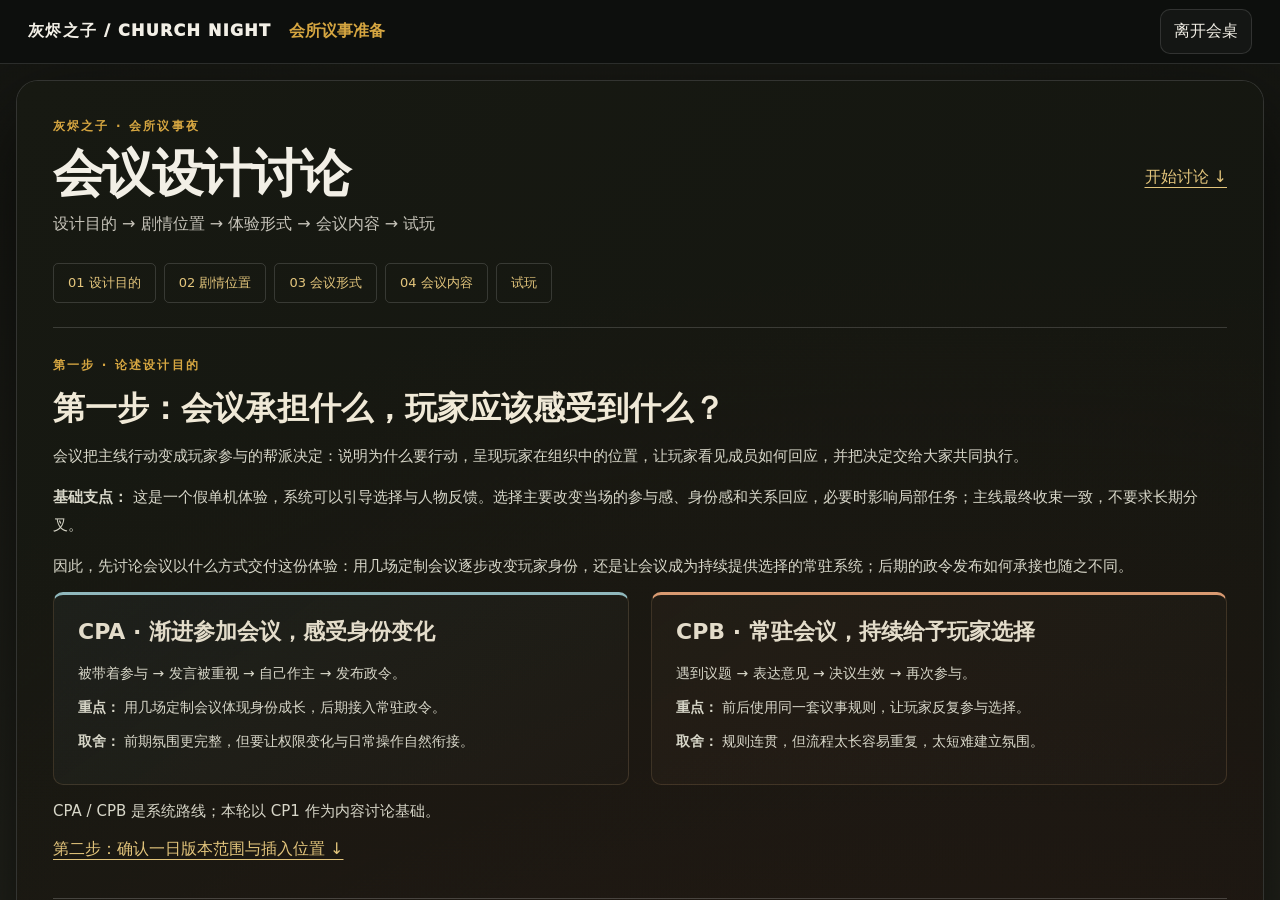
<file: index.html>
<!doctype html>
<html lang="zh-CN"><head><meta charset="utf-8"><meta name="viewport" content="width=device-width,initial-scale=1"><meta http-equiv="refresh" content="0;url=./playtest/"><title>灰烬之子 · 会所议事夜</title></head><body><a href="./playtest/">进入会所议事夜</a></body></html>
</file>
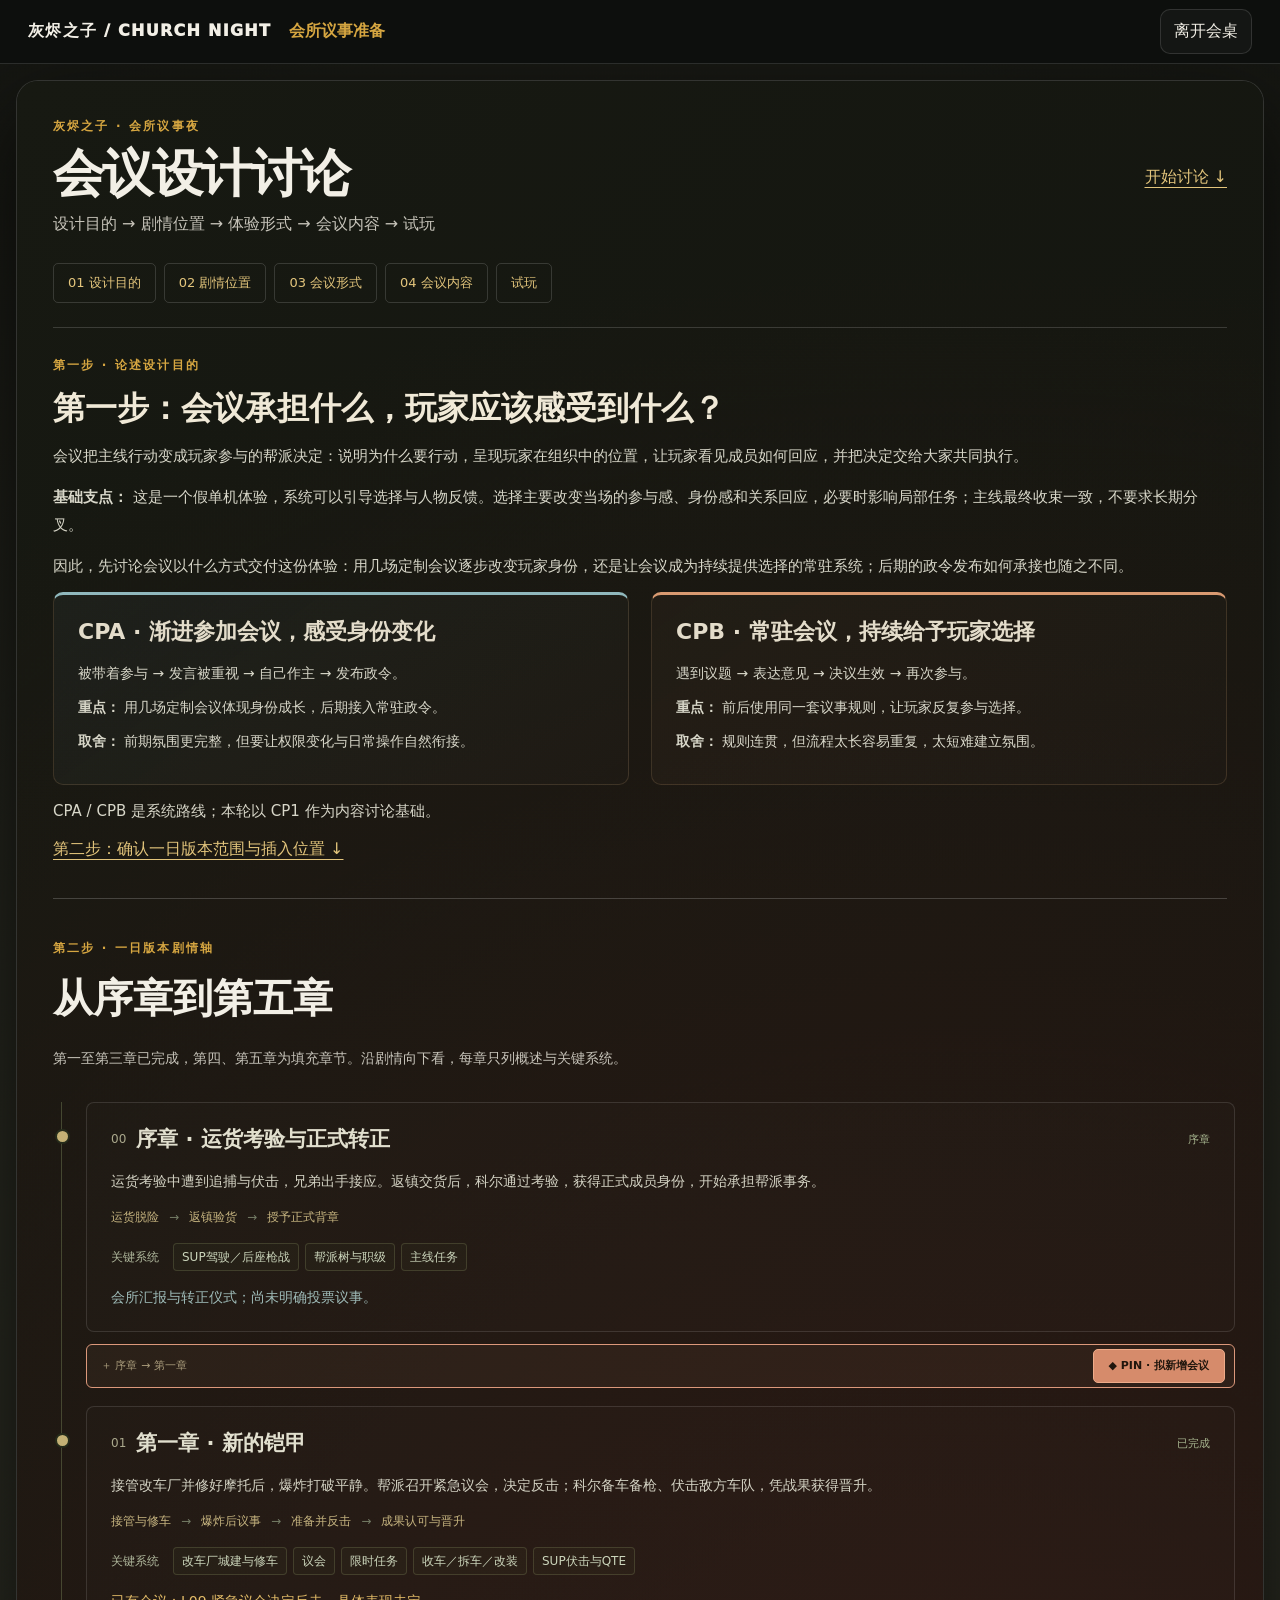
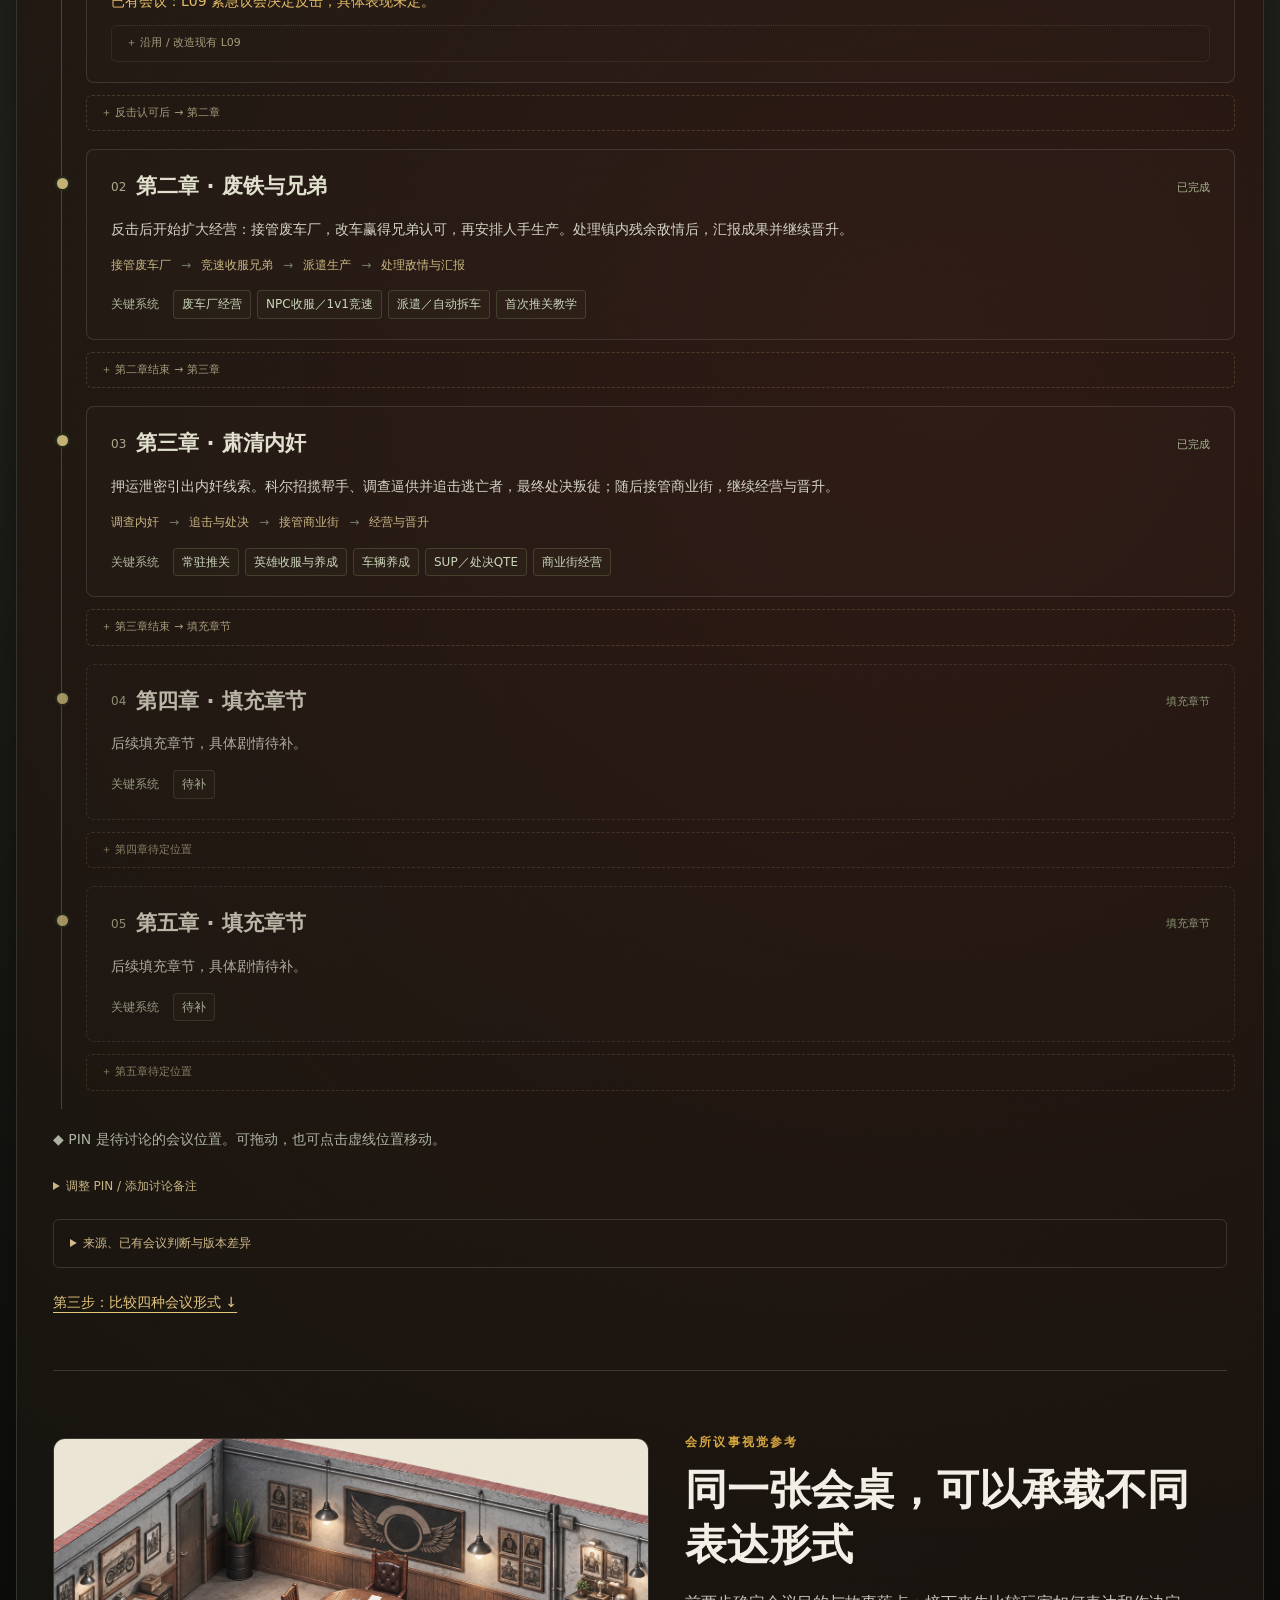
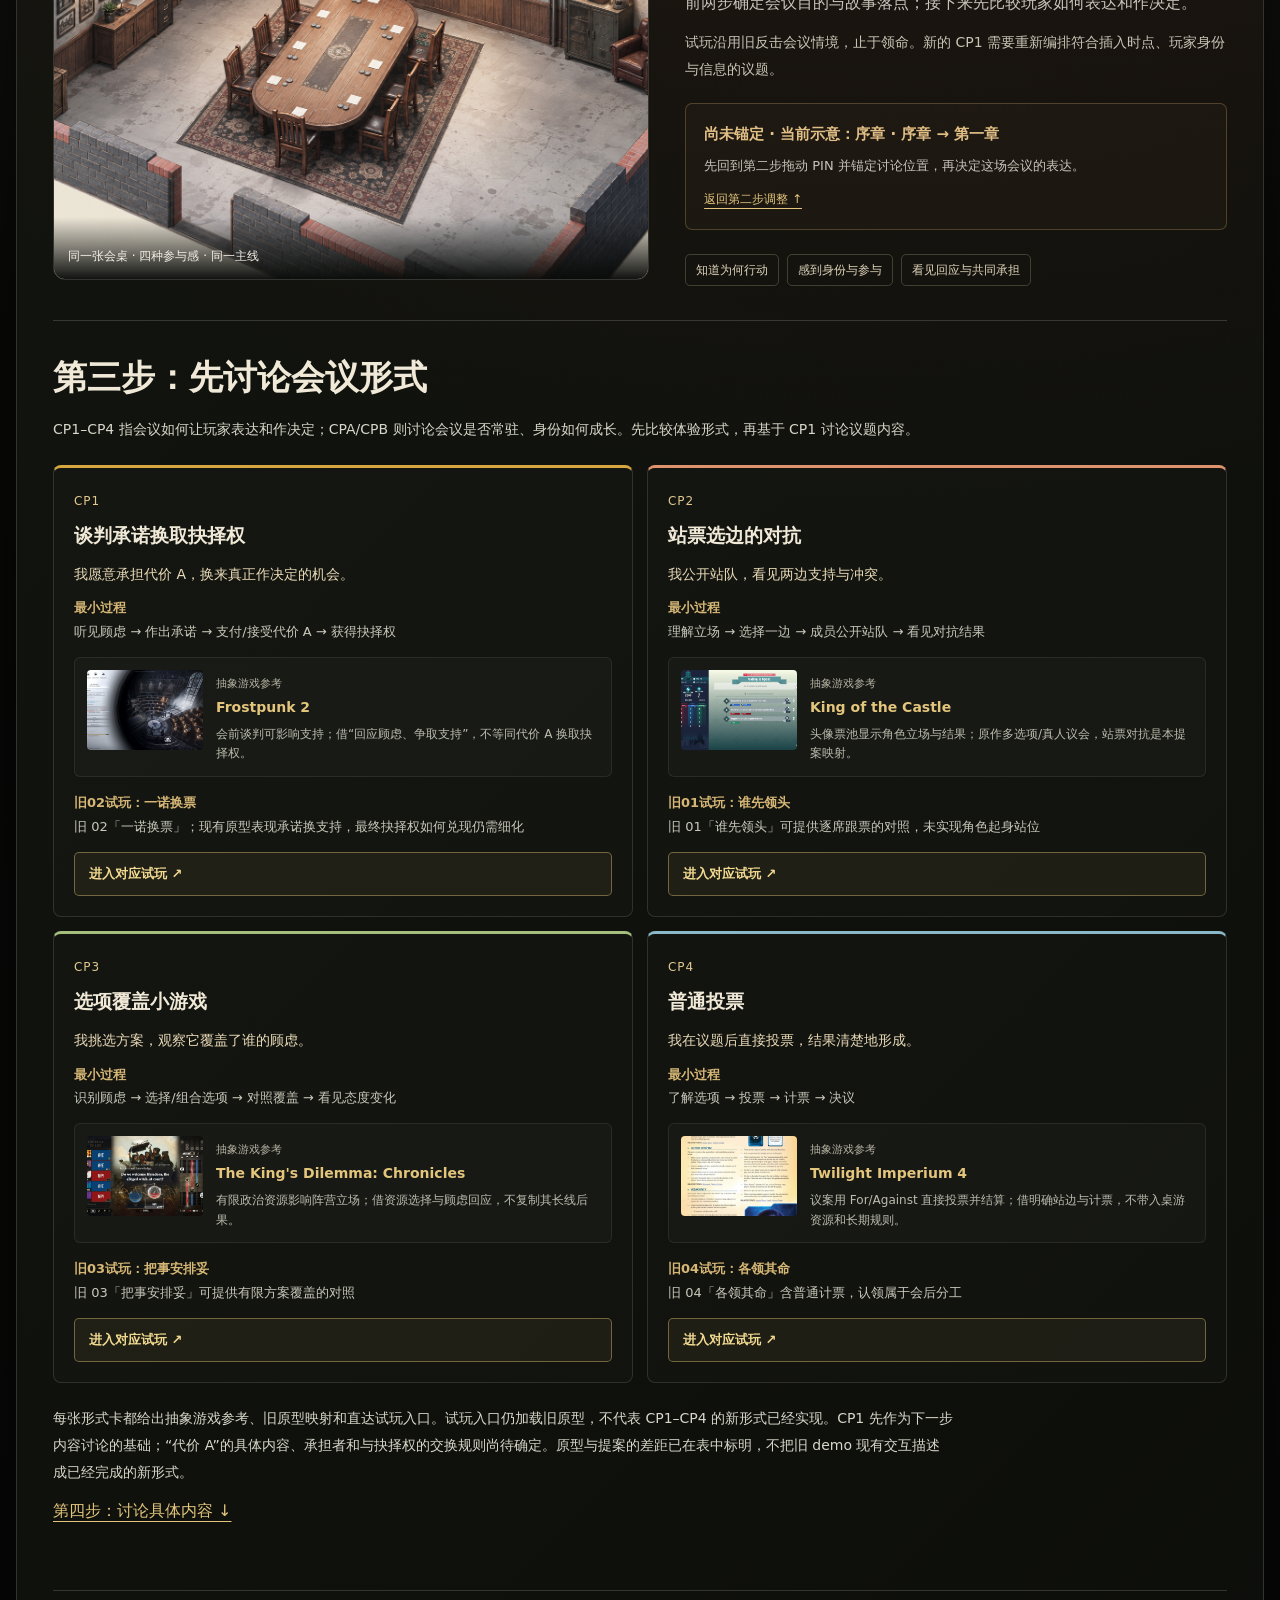
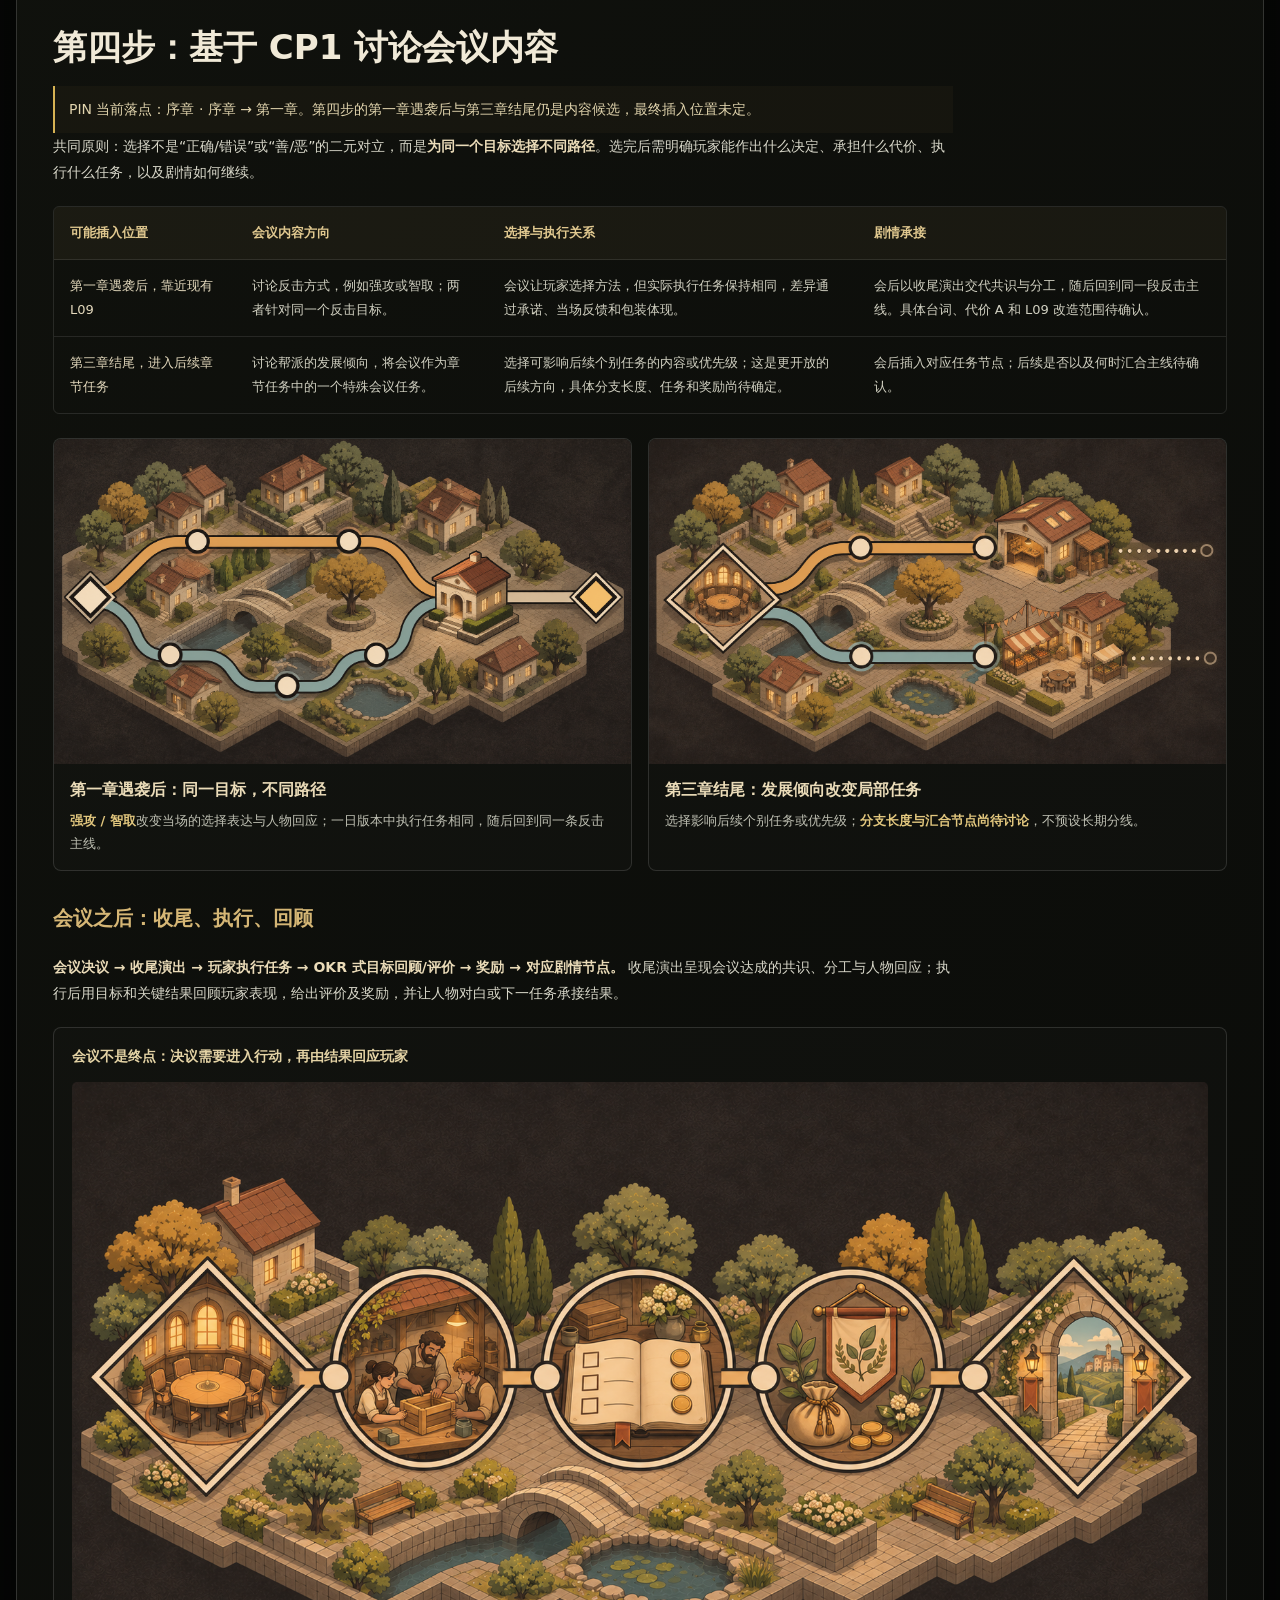
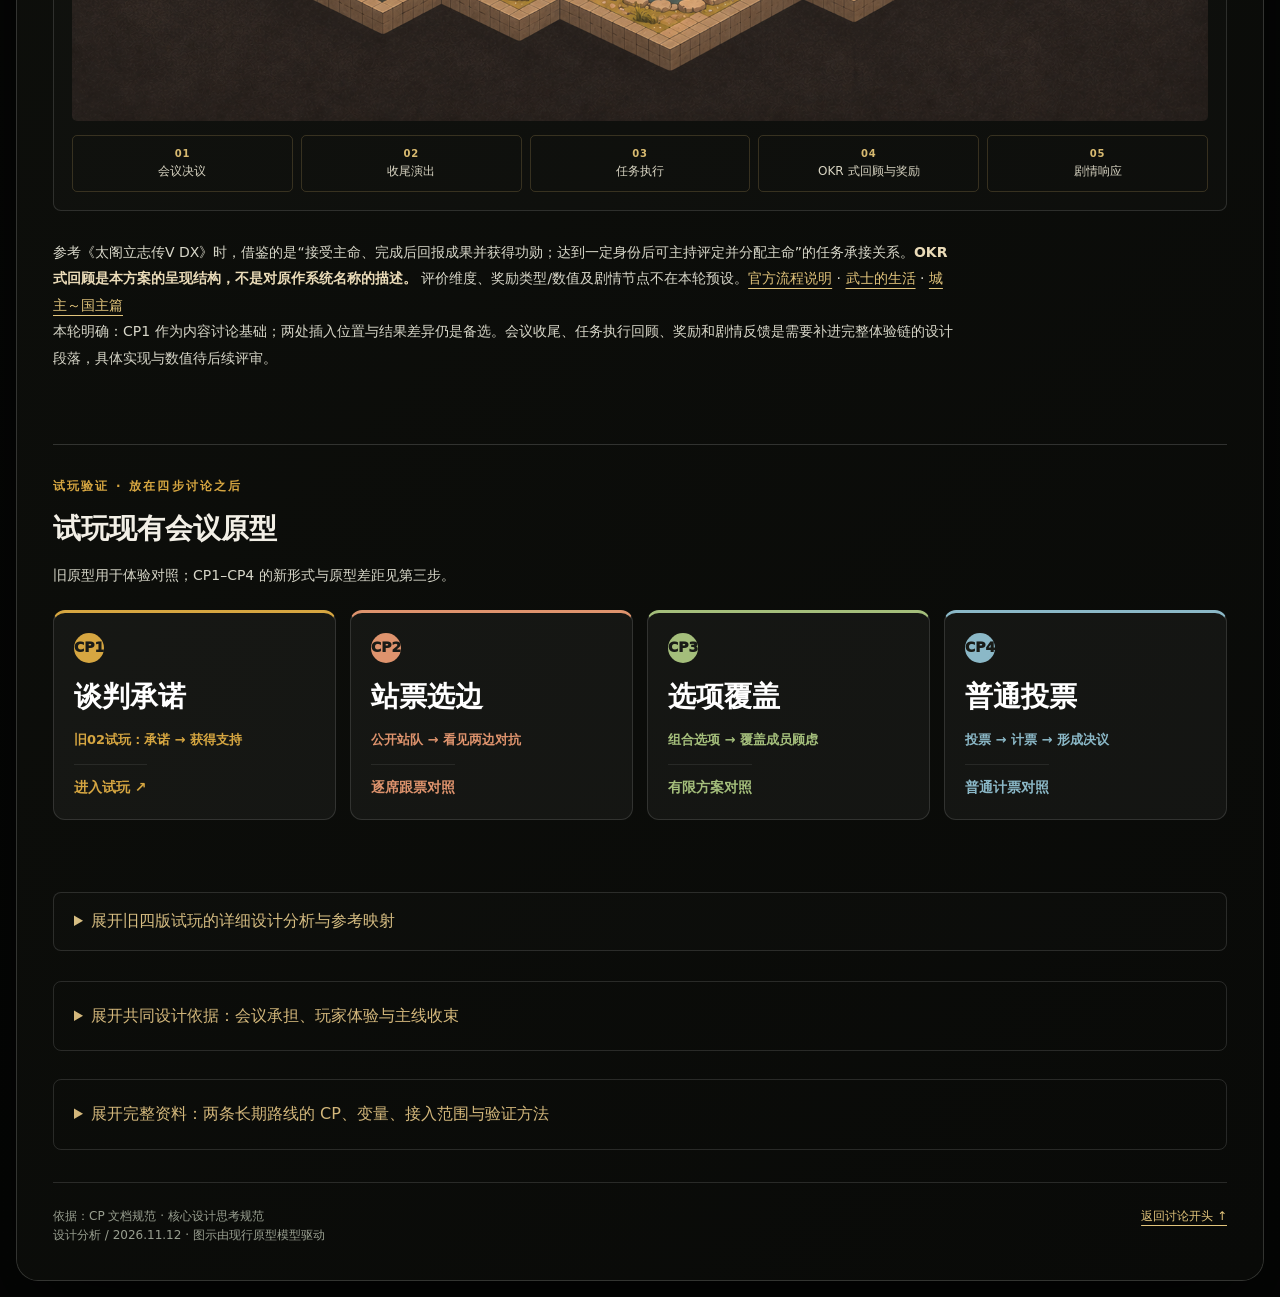
<file: playtest/index.html>
<!doctype html>
<html lang="zh-CN">
<head>
  <meta charset="utf-8">
  <meta name="viewport" content="width=device-width,initial-scale=1">
  <title>灰烬之子 · 会所议事夜</title>
  <meta name="description" content="灰烬之子摩托帮会所议事体验。">
  <link rel="icon" type="image/svg+xml" href="data:image/svg+xml,%3Csvg xmlns='http://www.w3.org/2000/svg' viewBox='0 0 64 64'%3E%3Crect width='64' height='64' rx='14' fill='%2311110f'/%3E%3Cpath d='M14 19h36v8H14zm7 14h22v7H21zm7 12h8v8h-8z' fill='%23d6a641'/%3E%3C/svg%3E">
  <style>
    :root{--bg:#090a09;--panel:#151715;--panel2:#20231f;--line:#ffffff20;--ink:#f2efe6;--muted:#aaa99f;--gold:#d6a641;--red:#b44237;--blue:#3f7791;--purple:#7654c8;--green:#557b56;--paper:#e8deca;--dark:#23251f}
    *{box-sizing:border-box}html,body{height:100%}body{margin:0;background:#060706;color:var(--ink);font:16px/1.55 system-ui,"Microsoft YaHei",sans-serif;overflow:hidden}button{font:inherit}button:focus-visible{outline:3px solid #fff;outline-offset:3px}
    .app{height:100%;display:grid;grid-template-rows:64px 1fr;background:radial-gradient(circle at 50% 20%,#37382c 0,transparent 34%),linear-gradient(#0b0c0a,#050605)}
    header{display:flex;align-items:center;gap:18px;padding:0 28px;border-bottom:1px solid var(--line);background:#0d0f0df5;z-index:5}.brand{font-weight:950;letter-spacing:.08em}.mode-name{color:var(--gold);font-weight:800}.spacer{flex:1}.plain{border:1px solid var(--line);background:#ffffff08;color:var(--ink);padding:9px 13px;border-radius:10px;cursor:pointer}.plain:hover{background:#ffffff12}.keys{font-size:12px;color:var(--muted)}
    main{min-height:0;display:grid;place-items:center;padding:22px}.screen{width:min(1280px,100%);height:min(760px,calc(100vh - 108px));min-height:560px;border:1px solid #ffffff24;border-radius:22px;overflow:hidden;position:relative;background:#11130f;box-shadow:0 30px 90px #000b}
    .menu{height:100%;padding:34px;overflow:auto;background:radial-gradient(circle at 75% 25%,#7a292344,transparent 30%),linear-gradient(135deg,#171912,#090a08)}.menu-head{display:flex;align-items:end;justify-content:space-between;gap:30px;margin-bottom:24px}.eyebrow{color:var(--gold);font-size:12px;font-weight:900;letter-spacing:.18em}.menu h1{font-size:clamp(34px,5vw,68px);line-height:1;margin:8px 0 10px;letter-spacing:-.05em}.menu p{margin:0;color:#c7c4ba;max-width:720px}.source-link{flex:none;color:#ddd3bc;border-bottom:1px solid #ddd3bc;text-decoration:none}
    .mode-grid{display:grid;grid-template-columns:repeat(4,1fr);gap:14px}.mode-card{min-width:0;border:1px solid #ffffff20;background:#ffffff0b;color:#fff;border-radius:18px;padding:20px;text-align:left;cursor:pointer;min-height:310px;display:flex;flex-direction:column;transition:.18s transform,.18s border-color,.18s background}.mode-card:hover{transform:translateY(-5px);border-color:var(--tone);background:#ffffff12}.mode-card .n{width:42px;height:42px;border-radius:50%;display:grid;place-items:center;background:var(--tone);font-weight:950}.mode-card h2{font-size:22px;margin:20px 0 7px}.mode-card .verb{color:var(--tone);font-weight:900;font-size:18px}.mode-card p{font-size:14px;margin:9px 0}.mode-card .ref{margin-top:auto;padding-top:16px;color:#99998f;font-size:12px;border-top:1px solid #ffffff15}.tag{display:inline-block;background:#ffffff12;padding:4px 8px;border-radius:99px;font-size:11px;margin-top:10px}
    .game{height:100%;display:none;position:relative;background:#131511}.game.active{display:grid;grid-template-rows:1fr auto}.stage{position:relative;overflow:hidden;background-image:linear-gradient(#11111133,#080808bb),url("../assets/dobe-council-room-v2-isometric.png");background-size:cover;background-position:center 48%}.stage:before{content:"";position:absolute;inset:0;background:linear-gradient(180deg,#08100fb8 0,transparent 22%,transparent 76%,#080a08aa 100%);pointer-events:none}.room-title{position:absolute;top:22px;left:26px;z-index:4;background:#121511e8;border:1px solid #ffffff27;border-radius:12px;padding:10px 14px;box-shadow:0 8px 24px #0006}.room-title b{display:block;font-size:18px}.room-title small{color:#c8c4b7}.progress{position:absolute;top:30px;right:30px;display:flex;gap:6px;z-index:4}.dot{width:24px;height:4px;border-radius:9px;background:#ffffff55}.dot.on{background:var(--gold)}
    .vote-hud{position:absolute;z-index:4;inset:96px 22px auto;display:flex;justify-content:space-between;pointer-events:none}.vote-side{width:215px;background:#101310e8;border:1px solid #ffffff28;border-radius:13px;padding:11px 13px;box-shadow:0 8px 28px #0006}.vote-side.a{border-left:5px solid var(--red)}.vote-side.b{border-right:5px solid var(--blue);text-align:right}.vote-side b{display:block}.vote-side small{color:#c2beb1}.vote-count{font-size:25px;font-weight:950}.a .vote-count{color:#ec7468}.b .vote-count{color:#75b2cf}
    .portrait{background-image:url("../assets/dobe-council-portraits-v1.png")!important;background-size:400% 200%!important;background-repeat:no-repeat!important;background-color:#292a26!important}.p0{background-position:0% 0%!important}.p1{background-position:33.333% 0%!important}.p2{background-position:66.667% 0%!important}.p3{background-position:100% 0%!important}.p4{background-position:0% 100%!important}.p5{background-position:33.333% 100%!important}.p6{background-position:66.667% 100%!important}.p7{background-position:100% 100%!important}
    .seat-layer{position:absolute;z-index:3;inset:0}.seat{--ring:#e7d6b7;position:absolute;left:var(--x);top:var(--y);transform:translate(-50%,-50%);text-align:center;transition:.28s;filter:drop-shadow(0 4px 5px #000a)}.seat .avatar{width:50px;height:50px;border-radius:50%;margin:auto;border:3px solid var(--ring);box-shadow:inset 0 0 0 1px #fff3}.seat b{display:block;margin-top:3px;background:#111d;color:#fff;border-radius:7px;padding:1px 7px;font-size:11px;white-space:nowrap}.seat-vote{position:absolute;right:-9px;top:-7px;min-width:26px;height:26px;border-radius:50%;display:none;place-items:center;color:#fff;font-weight:950;font-size:12px;border:2px solid #eee;box-shadow:0 4px 10px #000b}.seat.vote-a{--ring:#ed6458}.seat.vote-b{--ring:#61a5c3}.seat.vote-a .seat-vote,.seat.vote-b .seat-vote{display:grid}.seat.vote-a .seat-vote{background:#a83b34}.seat.vote-b .seat-vote{background:#316c87}.seat.swing{--ring:#e2b43f}.seat.player{--ring:#fff}.seat.player .avatar{box-shadow:0 0 0 2px var(--gold)}.seat.active{z-index:9;transform:translate(-50%,-50%) scale(1.12);filter:drop-shadow(0 0 12px var(--gold))}.seat.changed{animation:pulse .55s ease}@keyframes pulse{50%{transform:translate(-50%,-50%) scale(1.25)}}
    .speech-bubble{--tail-x:50%;position:absolute;z-index:8;left:50%;top:22%;transform:translate(-50%,-100%);width:min(360px,34vw);background:#fff;color:#222;border:2px solid #24241f;border-radius:15px;padding:12px 14px;box-shadow:0 10px 28px #0008;transition:.2s left,.2s top;pointer-events:none}.speech-bubble:after{content:"";position:absolute;left:var(--tail-x);bottom:-11px;width:18px;height:18px;background:#fff;border-right:2px solid #24241f;border-bottom:2px solid #24241f;transform:translateX(-50%) rotate(45deg)}.speech-bubble strong{display:flex;align-items:center;color:#9b352d}.speech-bubble p{margin:3px 0 0;font-size:15px;line-height:1.42}.speech-bubble .mini{display:inline-block;width:30px;height:30px;margin-right:7px;border:2px solid #342e25;border-radius:50%;flex:none}
    .dialogue{position:relative;z-index:10;background:#0a0b0af2;border-top:1px solid #ffffff2b;padding:18px 90px 19px 88px;min-height:124px}.dialogue-avatar{position:absolute;left:24px;top:17px;width:52px;height:52px;border-radius:50%;border:3px solid var(--gold)}.speaker{color:var(--gold);font-weight:950;margin-bottom:3px}.line{font-size:18px;min-height:30px;max-width:980px}.continue{position:absolute;right:24px;bottom:18px;border:0;background:var(--gold);color:#171813;font-weight:950;border-radius:10px;padding:10px 18px;cursor:pointer}.continue:hover{filter:brightness(1.12)}
    .ballot-board{position:absolute;z-index:7;left:50%;top:49%;transform:translate(-50%,-50%);width:min(560px,52vw);padding:14px 16px;border:1px solid #c6a96c88;border-radius:16px;background:#11140ff0;box-shadow:0 18px 55px #000b;display:none}.ballot-board.show{display:block}.ballot-title{display:flex;justify-content:space-between;gap:16px;align-items:center;margin-bottom:10px}.ballot-title small{display:block;color:#c7bc9f}.ballot-title b{display:block}.live-score{font-size:26px;font-weight:950;white-space:nowrap}.live-score .sa{color:#ed6458}.live-score .sb{color:#68aac7}.ballot-strip{display:grid;grid-template-columns:repeat(7,1fr);gap:7px}.ballot-token{opacity:.28;text-align:center;transition:.28s}.ballot-token.cast{opacity:1;transform:translateY(-3px)}.ballot-token .face{width:38px;height:38px;border-radius:50%;margin:auto;border:2px solid #8b8a81}.ballot-token.cast.a .face{border-color:#ed6458}.ballot-token.cast.b .face{border-color:#61a5c3}.ballot-token b{display:block;font-size:10px;margin-top:2px}.ballot-token i{display:inline-block;font-style:normal;font-weight:950;font-size:11px;padding:0 6px;border-radius:8px;background:#333}.ballot-token.a i{background:#8d332e}.ballot-token.b i{background:#2d6078}.ballot-note{text-align:center;color:#d7cfbc;font-size:13px;margin-top:8px;min-height:20px}
    .choice-layer{position:absolute;z-index:6;inset:0;display:none;place-items:center;background:#060806ad;backdrop-filter:blur(5px);padding:24px}.choice-layer.show{display:grid}.choice-panel{width:min(920px,100%);background:#171a17;border:1px solid #ffffff28;border-radius:20px;padding:24px;box-shadow:0 30px 80px #000}.choice-panel h2{margin:0;font-size:26px}.choice-panel>p{color:#bbb8ae;margin:6px 0 18px}.choices{display:grid;grid-template-columns:1fr 1fr;gap:12px}.choice{background:#ffffff09;color:#fff;border:1px solid #ffffff20;border-radius:15px;padding:18px;text-align:left;cursor:pointer;min-height:116px}.choice:hover{border-color:var(--tone);background:#ffffff11}.choice b{display:block;color:var(--tone);font-size:20px;margin-bottom:4px}.choice span{font-size:13px;color:#bdb9ae}.choice em{display:block;font-style:normal;font-size:12px;color:#777d75;margin-top:8px}.choice.full{grid-column:1/-1}.ballot{margin:14px 0;display:grid;grid-template-columns:1fr 1fr;gap:10px}.ballot>div{padding:12px;border-radius:12px;background:#ffffff08}.result{display:none}.result.show{display:block}.result h2{font-size:36px;margin:0 0 4px}.result .route{font-size:20px;color:var(--gold);font-weight:900}.result .why{background:#ffffff09;border-left:4px solid var(--gold);padding:13px;margin:16px 0}.actions{display:flex;gap:10px;flex-wrap:wrap}.primary{border:0;background:var(--gold);color:#171813;font-weight:950;padding:12px 18px;border-radius:11px;cursor:pointer}.secondary{border:1px solid #ffffff30;background:transparent;color:#fff;padding:12px 18px;border-radius:11px;cursor:pointer}
    .whisper{position:absolute;z-index:8;right:7%;bottom:24px;width:min(420px,42%);background:#ece3cf;color:#272820;border-radius:14px 14px 2px 14px;padding:15px 17px;box-shadow:0 18px 40px #0008;display:none}.whisper.show{display:block;animation:rise .28s ease}.whisper b{color:#9a312a}.whisper small{display:block;color:#6f6b61;margin-top:4px}@keyframes rise{from{opacity:0;transform:translateY(12px)}}
    .flow-label{position:absolute;z-index:4;left:26px;bottom:18px;color:#fff;background:#101310d8;border-radius:8px;padding:5px 9px;font-size:12px}
    .script-modal{position:absolute;z-index:20;inset:0;background:#000c;display:none;place-items:center;padding:28px}.script-modal.show{display:grid}.script-card{position:relative;background:#fff;color:#222;border-radius:16px;padding:14px;max-width:min(920px,94vw);max-height:88vh}.script-card img{display:block;max-height:80vh}.close{position:absolute;right:-12px;top:-12px;border:0;width:36px;height:36px;border-radius:50%;background:var(--gold);font-weight:950;cursor:pointer}
    @media(max-width:900px){body{overflow:auto}.app{height:auto;min-height:100%}header{padding:0 14px}.keys{display:none}main{padding:10px}.screen{height:auto;min-height:calc(100vh - 84px)}.menu{padding:22px}.menu-head{display:block}.source-link{display:inline-block;margin-top:12px}.mode-grid{grid-template-columns:1fr 1fr}.game.active{min-height:820px}.stage{min-height:650px}.speech-bubble{width:min(320px,48vw)}.dialogue{min-height:150px}.line{font-size:17px}.whisper{right:4%;width:72%;bottom:24px}.choices{grid-template-columns:1fr}.choice.full{grid-column:auto}}
    @media(max-width:560px){.mode-grid{grid-template-columns:1fr}.mode-card{min-height:230px}.mode-name{display:none}.stage{background-position:center}.vote-hud{inset:82px 8px auto}.vote-side{width:145px;padding:8px}.vote-side small{display:none}.seat .avatar{width:38px;height:38px}.seat b{font-size:10px}.speech-bubble{width:70vw}.room-title{left:8px;top:8px}.progress{right:10px;top:18px}.dialogue{padding:15px 68px 15px 66px}.dialogue-avatar{left:12px}.continue{right:10px;bottom:12px}.choice-panel{padding:18px}.choice{min-height:auto}}
  </style>
  <link rel="stylesheet" href="council-v4.css">
  <link rel="stylesheet" href="vote-views.css">
  <link rel="stylesheet" href="council-four.css">
  <link rel="stylesheet" href="council-guide.css">
  <link rel="stylesheet" href="council-readability.css?v=536">
  <link rel="stylesheet" href="design-notes.css?v=20261116a">
  <link rel="stylesheet" href="progression-notes.css?v=20261116e">
  <link rel="stylesheet" href="scope-timeline.css?v=20261116d">
</head>
<body>
<div class="app">
  <header><div class="brand">灰烬之子 / CHURCH NIGHT</div><div class="mode-name" id="headerMode">会所议事准备</div><div class="spacer"></div><span class="keys">Enter / Space 继续 · 点击桌面作出选择</span><button class="plain" id="menuBtn">离开会桌</button></header>
  <main><div class="screen">
    <section class="menu" id="menu">
      <div class="menu-head"><div><div class="eyebrow">ASHEN SONS · GREY CREEK CHAPTER</div><h1>桌子已经摆好。<br>今晚怎么开？</h1><p>德拉尼家族炸了商业街。杰森召集所有正式成员回到会所，桌上只有两个提案：暗中突破，或全面反击。</p></div></div>
      <div class="mode-grid">
        <button class="mode-card" style="--tone:#de936d" data-mode="call"><span class="n">I</span><h2>谁先领头</h2><div class="verb">点名 → 跟票 → 你来投票</div><p>先请谁领队，会带动两位犹豫的兄弟。三票落下之后，你再投自己的票。</p><span class="tag">一条线，两边争四票</span><div class="ref">“你敢先带头，我就跟你。”</div></button>
        <button class="mode-card" style="--tone:#d6a641" data-mode="sway"><span class="n">II</span><h2>一诺换票</h2><div class="verb">谈条件 → 签承诺 → 落徽</div><p>科尔愿意改口，但要你答应镇里不动炸药。不要这一票，也能坚持原来的主张。</p><span class="tag">一张承诺，两边帮徽</span><div class="ref">“要我的支持，就把这条写上。”</div></button>
        <button class="mode-card" style="--tone:#a4be7b" data-mode="amend"><span class="n">III</span><h2>把事安排妥</h2><div class="verb">派人准备 → 听意见 → 表决</div><p>疏散、摸路、接应，只有两组人。每个兄弟在意的事不同，没准备的风险由执行者承担。</p><span class="tag">行动纸与六人的意见</span><div class="ref">“先说清怎么干，我才投票。”</div></button>
        <button class="mode-card" style="--tone:#8bb8c7" data-mode="draft"><span class="n">IV</span><h2>各领其命</h2><div class="verb">投票 → 接话认领 → 散会</div><p>方向定下来，兄弟提出三件差事。你接话认领一件，他们接下另外两件，各自的名字落在行动纸上。</p><span class="tag">方向大家定，你决定自己做什么</span><div class="ref">“收车交给我，你们准备拆车、改车。”</div></button>
      </div>
    </section>

    <section class="game" id="game">
      <div class="stage">
        <div class="room-title"><b>灰烬之子 · 帮派议会</b><small>议题：反击德拉尼家族</small></div><div class="progress" id="progress"></div>
        <div class="vote-hud">
          <div class="vote-side a"><b>暗中突破</b><small>等机会，切断后路</small><div class="vote-count" id="countA">—</div></div>
          <div class="vote-side b"><b>全面反击</b><small>现在出击，正面摧毁</small><div class="vote-count" id="countB">—</div></div>
        </div>
        <div class="seat-layer" id="seatLayer">
          <div class="seat" data-who="杰森" style="--x:51%;--y:23%"><div class="avatar portrait p0"></div><span class="seat-vote"></span><b>杰森 · 会长</b></div>
          <div class="seat" data-who="伊摩" style="--x:39%;--y:39%"><div class="avatar portrait p1"></div><span class="seat-vote"></span><b>伊摩</b></div>
          <div class="seat" data-who="卡莱布" style="--x:35%;--y:53%"><div class="avatar portrait p2"></div><span class="seat-vote"></span><b>卡莱布</b></div>
          <div class="seat" data-who="科尔" style="--x:39%;--y:66%"><div class="avatar portrait p3"></div><span class="seat-vote"></span><b>科尔</b></div>
          <div class="seat" data-who="博姆" style="--x:61%;--y:39%"><div class="avatar portrait p4"></div><span class="seat-vote"></span><b>博姆</b></div>
          <div class="seat" data-who="小八" style="--x:66%;--y:53%"><div class="avatar portrait p5"></div><span class="seat-vote"></span><b>小八</b></div>
          <div class="seat" data-who="瑞秋" style="--x:61%;--y:66%"><div class="avatar portrait p6"></div><span class="seat-vote"></span><b>瑞秋</b></div>
          <div class="seat player" data-who="你" style="--x:50%;--y:79%"><div class="avatar portrait p7"></div><span class="seat-vote"></span><b>你 · 新人</b></div>
        </div>
        <div class="speech-bubble" id="speechBubble"><strong><span class="mini portrait p0" id="bubbleAvatar"></span><span id="bubbleName">杰森</span></strong><p id="bubbleText"></p></div>
        <div class="whisper" id="whisper"><b>杰森</b>：小子，这是你第一次在桌边落徽。选哪边都行——但别藏着。</div>
        <div class="ballot-board" id="ballotBoard"><div class="ballot-title"><div><small>杰森正在逐席点名</small><b id="ballotTurn">唱票开始</b></div><div class="live-score"><span class="sa" id="liveA">0</span> : <span class="sb" id="liveB">0</span></div></div><div class="ballot-strip" id="ballotStrip"></div><div class="ballot-note" id="ballotNote">帮徽还没有落桌。</div></div>
        <div class="flow-label" id="flowLabel"></div>
        <div class="choice-layer" id="choiceLayer"><div class="choice-panel" id="choicePanel"></div></div>
      </div>
      <div class="dialogue"><div class="dialogue-avatar portrait p0" id="dialogueAvatar"></div><div class="speaker" id="speaker">杰森</div><div class="line" id="line"></div><button class="continue" id="continueBtn">继续 ↵</button></div>
    </section>

  </div></main>
</div>
<script src="council-identity.js?v=533"></script>
<script src="council-model.js?v=536"></script>
<script src="council-actions.js?v=536"></script>
<script src="design-notes.js?v=20261116d"></script>
<script src="progression-notes.js?v=20261116e"></script>
<script src="meeting-content-illustrations.js?v=20261116e"></script>
<script src="meeting-timeline-data.js?v=20261116d"></script>
<script src="scope-timeline.js?v=20261116d"></script>
<script src="vote-views-four.js?v=20261116d"></script>
<script src="council-guide.js?v=536"></script>
<script src="council-v4.js?v=20261116d"></script>
</body>
</html>
</file>
<file: playtest/council-v4.css>
/* Existing isometric room, leather/wood palette and character atlas retained. */
.mode-grid{grid-template-columns:repeat(3,minmax(0,1fr))}.mode-card .ref{color:#d1cbbd}.mode-card{min-height:290px}
.choice-layer{z-index:11;background:#06080638;backdrop-filter:none;align-items:center;padding:18px}
.choice-panel{max-height:100%;overflow:auto;background:#161b17f5;padding:22px;border-color:#a78c5877}
.panel-open .speech-bubble{visibility:hidden}.panel-open .seat.active{z-index:3}.choice b{color:#e4bd69}.choice span,.choice em{color:#d1cbbd}.choice em{font-size:13px}
.face{display:inline-block;width:42px;height:42px;border-radius:50%;border:2px solid #e4cf9f;flex:none}
.pledges{display:grid;grid-template-columns:repeat(6,1fr);gap:8px;margin:16px 0 8px}.pledge{display:flex;flex-direction:column;align-items:center;gap:3px;border-bottom:3px solid #a84a40;padding:7px 2px;background:#ffffff08}.pledge.b{border-color:#68aac7}.pledge small{font-size:11px;color:#ddd8ca}.pledge em{color:#e6bc60;font-size:11px}
.score-note{color:#e7c37d!important;font-weight:700}.contract{padding:10px 12px;border:1px solid #bd9b52;background:#40371e;color:#f4e5bb!important}.negotiation{display:grid;grid-template-columns:1fr 1fr;gap:20px;align-items:center}.negotiation .face{vertical-align:middle;margin-right:10px}.offer-head{display:flex;align-items:center;gap:12px;margin:12px 0}
.job-folders{display:grid;grid-template-columns:1fr 1fr;gap:18px;margin-top:18px}.folder{color:#282820;background:#e7dcc3;border:2px solid #bda779;padding:22px;text-align:left;cursor:pointer;box-shadow:5px 6px 0 #0005;transform:rotate(-1deg)}.folder:nth-child(2){transform:rotate(1deg)}.folder:hover{background:#f4e9d0;border-color:#f0bb49}.folder h3{font:700 26px Georgia,"Microsoft YaHei",serif;margin:6px 0 12px}.folder small{letter-spacing:.08em}.folder p{font-size:14px;line-height:1.6}.folder dl{display:grid;grid-template-columns:auto 1fr;gap:8px;font-size:13px;border-top:1px solid #99896b;padding-top:10px}.folder dd{margin:0}.folder strong{display:block;margin-top:12px;color:#7b3026}
.radio{padding:10px 0;color:#e1c78e;font-size:14px}.warehouse-map,.street-map,.factory-map,.road-map{position:relative;border:1px solid #b5a27c;background:#d9cbae;color:#252820;margin:10px 0 16px;min-height:170px;padding:15px}
.crates{display:flex;gap:16px;justify-content:center;margin:30px 0 16px}.crate{min-height:70px;flex:1;max-width:170px;background:repeating-linear-gradient(0deg,#9c7045 0 18px,#87603e 18px 20px);color:white;border:3px solid #634a30;cursor:pointer;font-weight:800}.crate:disabled{background:#68735e;color:white;opacity:1}.patrol{background:#8e3026;color:#fff;padding:6px;text-align:center}.patrol.away{background:#3e6548}.safe-zone{text-align:center;border-top:2px dashed #666b54;padding-top:8px}
.street-map{background:repeating-linear-gradient(90deg,#665f50 0 80px,#817863 80px 84px);color:white;height:180px;border-bottom:20px solid #373e36}.tracker,.target{position:absolute;top:35px;background:#325b62;border:2px solid #e4d0a6;border-radius:50%;width:48px;height:48px;display:grid;place-items:center;left:12%;font-size:13px}.target{background:#8d473a}.distance{position:absolute;bottom:12px;left:0;right:0;text-align:center;font-size:28px;font-weight:900}
.road-map{display:grid;grid-template-columns:repeat(3,1fr);gap:10px;background:#242823}.lane{display:flex;flex-direction:column;justify-content:space-between;min-height:170px;padding:16px 6px;background:#484c42;border:2px dashed #ccb985;color:#fff;cursor:pointer}.lane span{background:#75372d;padding:6px}.lane.open span{background:#3f6950}.lane b{font-size:22px}.lane:hover{outline:2px solid #e6c56f}
.factory-map{display:flex;flex-direction:column;justify-content:space-between;gap:45px;background:#777361}.enemy{align-self:center;background:#3f6850;padding:10px 24px;color:white;font-weight:800}.enemy.firing{background:#933a2a}.barricade{padding:14px;background:repeating-linear-gradient(45deg,#494c41 0 12px,#565b49 12px 24px);color:#fff;text-align:center}.report-ledger{display:grid;grid-template-columns:auto 1fr;gap:10px;padding:18px;margin:18px 0;background:#e8ddc4;color:#292c24}.report-ledger b{justify-self:end}
.in-action .seat-layer,.in-action .vote-hud,.in-action .speech-bubble,.in-action .room-title{visibility:hidden}.in-action .choice-layer{background:#0b0d09aa}.actions button{min-height:44px}button:disabled{opacity:.5;cursor:not-allowed}.dialogue{padding-bottom:24px}.dialogue [hidden]{display:none}
@media(max-width:900px){.screen{height:auto}.mode-grid{grid-template-columns:1fr}.mode-card{min-height:190px}.game.active{min-height:860px;grid-template-rows:minmax(650px,1fr) auto}.choice-panel{padding:16px}.stage{min-height:650px}.negotiation{grid-template-columns:1fr;gap:10px}.pledges{gap:4px}.face{width:34px;height:34px}.job-folders{gap:10px}.folder{padding:14px}.folder h3{font-size:21px}.line{font-size:16px}}
@media(max-width:560px){.job-folders{grid-template-columns:1fr}.folder{transform:none!important}.folder h3{margin:0;font-size:21px}.folder p{margin:6px 0}.folder dl{margin:6px 0}.choice-panel h2{font-size:22px}.choice-layer{padding:8px}.pledges{grid-template-columns:repeat(3,1fr)}.pledge .face{width:30px;height:30px}.pledge{padding:3px}.choice{padding:12px}.negotiation .actions{flex-direction:column}.dialogue{min-height:150px;padding-right:14px;padding-bottom:56px}.street-map,.factory-map,.warehouse-map{min-height:160px}.screen{border-radius:12px}.report-ledger{grid-template-columns:1fr}.report-ledger b{justify-self:start}}
.in-action .seat-layer{display:none}
@media(prefers-reduced-motion:reduce){*,*:before,*:after{animation:none!important;transition:none!important}}
</file>
<file: playtest/vote-views.css>
/* Scene and interaction occupy separate grid rows: no modal over the room. */
body{overflow:auto}.app{height:auto;min-height:100vh}main{align-items:start;padding:16px}.screen{height:auto;min-height:0;width:min(1320px,100%)}
.game.active{display:grid;grid-template-rows:auto auto auto auto auto;min-height:0}
.stage{height:clamp(360px,49vh,540px);min-height:0;background-image:linear-gradient(#11111108,#08080828),url('../assets/dobe-council-room-v2-isometric.png');background-position:center 48%}
.stage:before{background:linear-gradient(180deg,#08100f44,transparent 16%,transparent 90%,#080a0833)}
.vote-hud,.ballot-board,.ballot-board.show,.flow-label{display:none}
.room-title{top:12px;left:14px;padding:6px 10px}.room-title b{font-size:15px}.room-title small{font-size:11px}
.vote-view-toolbar{display:flex;align-items:center;gap:8px;padding:10px 16px;background:#171b16;border-bottom:1px solid #c3ae7140;flex-wrap:wrap}
.vote-view-toolbar>span{font-size:12px;color:#d2c6ab;margin-right:8px}.vote-view-toolbar button{border:1px solid #776b4f;background:#242820;color:#e9e1cf;padding:7px 15px;border-radius:5px;cursor:pointer;font-size:13px;min-height:36px}
.vote-view-toolbar button[aria-pressed=true]{background:#d6a641;color:#171b16;border-color:#e6bd62;font-weight:800}
header .plain{white-space:nowrap;flex-shrink:0}
.vote-view{padding:10px 22px 12px;background:#171c17;border-top:1px solid #b3a17b50;min-height:84px}
.view-caption{display:flex;justify-content:space-between;align-items:center;gap:12px;font-size:14px}.view-caption>span{text-align:center;color:#c9c0ad;font-size:12px}.view-caption strong b{font-size:24px}.red{color:#f08c79}.blue{color:#8bc4dd}
.contest-track{height:13px;margin:12px 10px 8px;position:relative;background:repeating-linear-gradient(90deg,transparent 0 calc(7.1428% - 1px),#ded4ad55 calc(7.1428% - 1px) 7.1428%);border:1px solid #a39a7c;display:flex}
.track-a,.track-b{width:50%;background:#b44b3638}.track-b{background:#4d8ca138}.center-tick{position:absolute;left:50%;top:-5px;height:21px;border-left:2px solid #f1e4c3}
.advantage{position:absolute;height:100%;background:#528da8;transition:left .35s,width .35s}.advantage.a{background:#c96850}.contest-marker{position:absolute;top:50%;transform:translate(-50%,-50%);font-size:24px;line-height:1;color:#ffe6a1;text-shadow:0 1px 3px #000;transition:left .35s}
.line-key{display:flex;justify-content:space-between;font-size:11px;color:#c9c0ad}.line-key span:nth-child(2){color:#f2d393}
.split-trays{display:grid;grid-template-columns:1fr 1fr;gap:20px;margin-top:5px}.tray{display:flex;align-items:center;justify-content:flex-start;gap:12px;min-height:55px;border-bottom:2px solid #c96850}.tray.b{justify-content:flex-end;border-color:#528da8}.tray small{color:#b7af9d}.view-badge{display:flex;align-items:center;gap:5px;font-size:11px;animation:badge-land .3s ease-out}.view-badge i{display:block;width:32px;height:32px;border-radius:50%;border:2px solid #e18d73}.view-badge.b i{border-color:#8cc8e4}.seat-guide{margin:8px 0 0;font-size:12px;color:#d3c9b4}
.seat.view-a{--ring:#ef8068}.seat.view-b{--ring:#85c2df}.seat.view-a .seat-vote,.seat.view-b .seat-vote{display:grid;background:#a74c39}.seat.view-b .seat-vote{background:#3d7189}.seat.view-forecast .seat-vote{border-style:dashed}
[data-vote-view=seats] .seat .seat-vote{right:-19px;top:5px;min-width:35px;height:35px;font-size:16px;box-shadow:0 0 0 4px #1119}
.dialogue{min-height:86px;padding:12px 140px 14px 80px;z-index:auto}.dialogue-avatar{width:44px;height:44px;left:22px;top:12px}.line{font-size:15px}.speaker{font-size:13px}.continue{bottom:18px}
.choice-layer,.choice-layer.show{position:relative;inset:auto;z-index:auto;background:none;backdrop-filter:none;padding:0;display:none}.choice-layer.show{display:block}
.choice-panel{width:100%;max-height:none;overflow:visible;border:0;border-top:1px solid #c3ae7140;border-radius:0;padding:15px 22px 20px;background:#20251e;box-shadow:none}
.choice-panel h2{font-size:20px}.choice-panel>p{font-size:13px;margin:5px 0 10px}.choice{padding:12px 15px;min-height:78px;border-radius:8px}.choice b{font-size:17px}.choice em{font-size:12px;margin-top:5px}.choice span{font-size:13px}
.panel-open .speech-bubble{visibility:visible}.speech-bubble{width:min(320px,32vw);padding:8px 11px}.speech-bubble p{font-size:13px}.speech-bubble .mini{width:24px;height:24px}.speech-bubble strong{font-size:12px}.panel-open .seat.active{z-index:9}
.pledges{display:none}.score-note{margin:5px 0!important;font-size:12px}.negotiation{gap:14px}.negotiation p{margin:5px 0;font-size:13px}.offer-head{margin:8px 0}.offer-head p{font-size:14px}.contract{font-size:13px;padding:7px 10px}.job-folders{margin-top:10px}.folder{transform:none!important;padding:13px 18px;box-shadow:none}.folder h3{font-size:21px;margin:3px 0}.folder p{margin:5px 0}.folder dl{padding-top:6px;margin:6px 0}.folder strong{margin-top:6px}.report-ledger{grid-template-columns:auto 1fr auto 1fr;margin:10px 0;padding:12px;font-size:13px}
.contest-marker{animation:marker-slide .4s ease-out}.view-badge{animation:none}.view-badge:last-child{animation:badge-land .3s ease-out}
@keyframes marker-slide{from{left:var(--from)}}
@keyframes badge-land{from{opacity:.3;transform:translateY(-8px)}to{opacity:1;transform:translateY(0)}}
@media(max-width:700px){main{padding:8px}.stage{height:410px}.game.active{min-height:0}.vote-view{padding:8px 12px}.view-caption{gap:6px;font-size:12px}.view-caption strong b{font-size:20px}.view-caption>span{max-width:42%;font-size:10px}.view-badge{flex-direction:column;gap:2px}.tray{gap:8px}.split-trays{gap:12px}.choice-panel{padding:13px}.choices{grid-template-columns:1fr 1fr}.choice{padding:10px}.choice b{font-size:15px}.choice em{display:none}.dialogue{min-height:100px;padding:12px 14px 45px 66px}.dialogue-avatar{left:12px}.continue{padding:6px 14px;bottom:8px}.job-folders{grid-template-columns:1fr 1fr}.folder{padding:10px}.folder dl{grid-template-columns:1fr;gap:2px}.report-ledger{grid-template-columns:auto 1fr}.report-ledger b{justify-self:end}.speech-bubble{width:min(250px,66vw)}.room-title b{font-size:13px}.line-key{font-size:9px}.seat .avatar{width:38px;height:38px}.negotiation{grid-template-columns:1fr}.negotiation .actions{flex-direction:row}.vote-view-toolbar{padding:8px;gap:5px}.vote-view-toolbar button{padding:6px 10px}.folder p{font-size:12px}}
@media(max-width:700px){header .brand{font-size:13px}.vote-view-toolbar button{min-height:44px}}
@media(prefers-reduced-motion:reduce){.contest-marker,.advantage,.view-badge{animation:none;transition:none}}
</file>
<file: playtest/council-four.css>
/* Scene and decisions always occupy separate rows. */
/* IV: dialogue replies are the task choice, not a separate drafting minigame. */
.duty-papers{display:grid;grid-template-columns:1fr 1fr;gap:14px;margin-top:12px}.duty-paper{background:#e5d8b9;color:#292a22;padding:13px 18px;border:2px solid #aa9b77;box-shadow:2px 3px 0 #0003}.duty-paper.yours{border-color:#edc666}.duty-paper small{font-size:12px;color:#57543e}.duty-paper h3{font-size:21px;margin:3px 0}.duty-paper p{font-size:13px;margin:6px 0 11px}.duty-signature{display:flex;align-items:center;gap:8px;border-top:1px solid #8c815b;padding-top:8px;min-height:43px}.duty-signature i{width:32px;height:32px;border-radius:50%;flex:none;border:2px solid #8b7542}.duty-signature b{font-size:14px}.duty-signature>span:last-child{margin-left:auto;font-size:12px;color:#59563e}.unsigned-mark{font-size:23px}.duty-replies{display:grid;gap:10px;margin-top:10px}.duty-reply{border:1px solid #8f916f;background:#303c30;color:#f3eedb;text-align:left;padding:13px 18px;cursor:pointer;min-height:64px}.duty-reply:hover{border-color:#e5c877;background:#3d4b39}.duty-reply b{display:block;font-size:17px;font-weight:600}.duty-reply span{display:block;font-size:12px;color:#d5cfb8;margin-top:3px}
@media(max-width:600px){.duty-papers{gap:8px}.duty-paper{padding:10px}.duty-paper h3{font-size:18px}.duty-paper p{font-size:12px;min-height:38px}.duty-signature{gap:5px;flex-wrap:wrap}.duty-signature b{font-size:12px}.duty-signature>span:last-child{font-size:10px}.duty-reply{padding:12px}.duty-reply b{font-size:15px}}
.mode-grid{grid-template-columns:repeat(4,minmax(0,1fr))}.mode-card{min-height:275px}.mode-card .ref{color:#c4c1b6}.mode-card p{color:#e1dfd6}
.vote-view-toolbar{min-height:44px;padding:8px 20px;gap:14px}.vote-view-toolbar b{color:#f0cc77}.vote-view-toolbar span{font-size:12px;margin:0}.vote-view-toolbar small{margin-left:auto;color:#d3c6a7;font-size:11px}
.view-caption small{font-size:11px;margin:0 4px}.view-caption{min-height:44px}.vote-view{padding:10px 22px 14px}.vote-view[data-phase=forecast]{border-top:2px dashed #bba267}.vote-view[data-phase=forecast] .vote-chip{border-bottom:1px dashed #fff8}
.majority-track{position:relative;display:grid;grid-template-columns:repeat(7,minmax(0,1fr));gap:3px;margin:12px 0 8px;border:1px solid #8a8066;padding:4px;background:#090d0b}.vote-cell{min-height:66px;display:grid;place-items:center;background:#3c342a;border-bottom:3px solid #d0735b}.vote-cell.b{background:#223e49;border-color:#79bfd9}.vote-cell.pending{background:repeating-linear-gradient(135deg,#ffffff04 0 7px,#ffffff08 7px 8px);border-color:#555a51;color:#c7c4b5;font-size:12px}.majority-gate{position:absolute;left:calc(100% * 3 / 7);right:calc(100% * 3 / 7);inset-block:0;border:2px solid #f7d485;pointer-events:none}
.vote-chip{display:inline-flex;align-items:center;gap:6px;font-size:12px}.vote-chip i,.roll-person i,.opinion i,.pledge-signature>i{display:block;width:38px;height:38px;flex:none;border-radius:50%;border:2px solid #d5bc8b}.vote-chip.a i{border-color:#f58c75}.vote-chip.b i{border-color:#8dd0ec}.cast-order{display:flex;gap:16px;flex-wrap:wrap;font-size:11px;color:#cbc7b6;margin-top:10px}.line-key b{color:#f7d485;font-weight:500}
.pledge-document{background:#e5d8b9;color:#292a22;padding:10px 18px;margin:7px 0;border-left:5px solid #b69349;box-shadow:2px 3px 0 #0003;transform:rotate(-.3deg)}.pledge-signature{display:flex;gap:12px;align-items:center}.pledge-signature div{display:grid}.pledge-signature span{font-size:12px;color:#484b3e}.signature{margin-left:auto;color:#714737;font-size:21px}.pledge-document p{font-size:13px;margin:7px 0 0}.contract-trays{display:grid;grid-template-columns:1fr 1fr;gap:20px;margin-top:10px}.contract-trays>div>div{display:flex;gap:16px;min-height:42px;flex-wrap:wrap}.contract-trays>div:last-child{border-left:1px solid #fff2;padding-left:20px}.contract-trays small{display:block;margin-bottom:4px}
.prep-summary{display:flex;gap:8px;margin:8px 0}.prep-summary span{font-size:12px;padding:4px 10px;border:1px dashed #6e7867;color:#c8c8bd}.prep-summary .ready{background:#416348;color:#eefbe7;border-style:solid;border-color:#8eaa79}.opinion-grid{display:grid;grid-template-columns:repeat(3,minmax(0,1fr));gap:6px}.opinion{display:flex;gap:9px;align-items:center;padding:7px 9px;background:#202d24;border-left:3px solid #dd8c6c}.opinion.b{background:#20313a;border-color:#7eb9d0}.opinion.pending{border-color:#686e63}.opinion div{display:grid;min-width:0}.opinion b{font-size:12px}.opinion span{font-size:11px;color:#e0ded0}.prep-options,.draft-options{display:grid;grid-template-columns:repeat(3,minmax(0,1fr));gap:12px;margin:10px 0}.prep{padding:12px;border:1px solid #798571;background:#273027;color:#f0efdc;text-align:left;cursor:pointer;border-radius:5px}.prep b,.prep span{display:block}.prep span{font-size:12px;margin-top:4px}.prep.selected{background:#486045;border:2px solid #d4db9a}button:disabled{opacity:.45;cursor:not-allowed}.choice b{color:#f3d295}.choice em{color:#d9c29a}.choice .face{float:left;margin-right:12px;width:46px;height:46px;border-radius:50%;display:block}
.rollcall{display:grid;grid-template-columns:repeat(7,minmax(0,1fr));gap:6px;margin-top:8px}.roll-person{display:flex;align-items:center;flex-direction:column;gap:4px;border:1px solid #847b65;padding:8px 3px;border-radius:40px 40px 6px 6px;background:#2c2c23}.roll-person.b{border-color:#77b4cc;background:#1f3540}.roll-person.a{border-color:#db8e75;background:#392c24}.roll-person.pending{opacity:.65}.roll-person b{font-size:12px}.roll-person span{font-size:10px;color:#e4dbbd}.assignment-board{display:grid;grid-template-columns:1fr 1fr;gap:10px;margin-top:12px}.assignment-board>div{display:grid;padding:8px 14px;background:#e4d6b7;color:#252820;border-left:5px solid #dcc782}.assignment-board small{font-size:11px}.assignment-board span{font-size:12px}.assignment-board .claimed{background:#bdb9a6;border-color:#667559}.draft-paper,.draft-person{display:flex;flex-direction:column;align-items:start;gap:6px;background:#e4d6b7;color:#292a20;border:1px solid #c4b392;border-radius:2px;padding:15px;cursor:pointer;box-shadow:3px 4px 0 #0003;text-align:left}.draft-paper b{font-size:20px}.draft-paper small,.draft-paper span,.draft-person span{font-size:12px}.draft-person{background:#2d382d;color:#efedda}.draft-person .face{width:56px;height:56px;display:block;border-radius:50%;border:2px solid #c5b591}.draft-paper:hover,.draft-person:hover{outline:2px solid #eac96d}.report-ledger b{overflow-wrap:anywhere}.choice-panel p .face{width:32px;height:32px;display:inline-block;vertical-align:middle;border-radius:50%}
@media(min-width:1100px){.stage{height:clamp(340px,44vh,480px)}}
@media(max-width:900px){.mode-grid{grid-template-columns:1fr 1fr}.mode-card{min-height:260px}.vote-chip{flex-direction:column;font-size:10px}.contract-trays .vote-chip{flex-direction:row}.vote-view-toolbar small{margin-left:0}}
@media(max-width:600px){.mode-grid{grid-template-columns:1fr}.vote-view{padding:8px 10px}.vote-view-toolbar{gap:3px;padding:8px 12px}.vote-view-toolbar>b{width:100%}.stage{height:390px}.majority-track{gap:2px;padding:2px}.vote-cell{min-height:66px}.vote-chip i,.roll-person i{width:29px;height:29px}.line-key{gap:7px}.line-key>*{flex:1;text-align:center}.cast-order{gap:8px}.opinion-grid{grid-template-columns:1fr 1fr}.opinion{padding:6px;gap:5px}.opinion i{width:29px;height:29px}.opinion span{font-size:10px}.prep-options,.draft-options{grid-template-columns:1fr}.prep-summary{gap:4px}.prep-summary span{padding:4px;font-size:10px}.rollcall{gap:3px}.roll-person{padding:5px 0}.roll-person b{font-size:10px}.roll-person span{font-size:9px}.contract-trays{gap:10px}.contract-trays>div>div{gap:7px}.contract-trays>div:last-child{padding-left:10px}.pledge-document{padding:9px}.signature{font-size:17px}.choice .face{float:none;margin-bottom:6px}.assignment-board>div{padding:8px}.assignment-board b{font-size:13px}.view-caption>span{max-width:40%}.choice em{display:block}.choice-panel h2{font-size:18px}}
</file>
<file: playtest/council-guide.css>
/* Leather chapter patch + stamped lettering; never over the room. */
.vote-view-toolbar.chapter-guide{display:block;padding:0;background:#201f1a;color:#eae3cf}
.chapter-trail{display:flex;gap:22px;list-style:none;padding:8px 22px;margin:0;background:#121713;border-bottom:1px solid #796e5055}
.chapter-trail li{display:flex;align-items:center;gap:6px;color:#a29f90;font-size:12px;white-space:nowrap}.chapter-trail li.now{color:#f2cb7c;font-weight:800}.chapter-trail li.past{color:#c0c6b1}.chapter-trail li span{font-size:11px;border:1px solid #666855;border-radius:50%;width:20px;height:20px;display:grid;place-items:center}.chapter-trail li.now span{background:#e7c071;color:#242418;border-color:#e7c071}
.chapter-content{display:grid;grid-template-columns:255px 1fr;align-items:center;gap:25px;padding:13px 24px;min-height:118px;overflow:hidden}
.chapter-art{position:relative;border-right:1px solid #bba97566;padding-right:20px;transform-origin:center}.chapter-art small{display:block;font-size:10px;letter-spacing:2px;color:#c6b894}.chapter-art h2{font-family:KaiTi,STKaiti,"Microsoft YaHei",serif;font-size:34px;font-weight:900;line-height:1.15;letter-spacing:2px;color:#f3ddb0;margin:5px 0 8px;text-shadow:2px 2px #0008}.chapter-art b{display:inline-block;border:1px solid #bca56c;color:#e4c88c;font-size:11px;letter-spacing:2px;padding:2px 6px;transform:rotate(-2deg)}
.chapter-instruction p{font-size:14px;line-height:1.7;margin:0 0 6px;color:#e5dfcc}.chapter-instruction strong{display:block;color:#f6d58f;font-size:14px;line-height:1.5;font-weight:600}.chapter-instruction strong:before{content:'你现在要做的：';color:#b6bea6;font-size:12px}
.chapter-impact{animation:chapter-stamp .65s cubic-bezier(.16,1,.3,1)}@keyframes chapter-stamp{0%{opacity:0;transform:scale(1.15) rotate(-4deg)}45%{opacity:1;transform:scale(.98) rotate(1deg)}100%{transform:scale(1) rotate(0)}}
.chapter-guide[data-chapter=ballot] .chapter-art b,.chapter-guide[data-chapter=vote] .chapter-art b{background:#e6bf71;color:#242318}.chapter-guide[data-chapter=verdict] .chapter-art b,.chapter-guide[data-chapter=end] .chapter-art b{border:2px solid #bbaa78}
.panel-chapter{display:block;color:#d3c291;font-size:12px;margin-bottom:6px}.panel-chapter:before{content:'现在 · '}
.thought-caption{display:flex;align-items:center;gap:18px;border-bottom:1px dashed #a79d7755;padding:5px 0 10px}.thought-caption strong{font-size:16px;color:#e6dcc2}.thought-caption span{font-size:12px;color:#c0c3b2}.thought-caption b{margin-left:auto;color:#dac88f;border:1px dashed #a09675;padding:4px 9px;font-size:12px;white-space:nowrap}
.thought-list{display:grid;grid-template-columns:repeat(3,minmax(0,1fr));gap:10px;margin-top:10px}.thought-person{display:flex;gap:9px;padding:8px;background:#ffffff05;border:1px dashed #a0957055;align-items:center}.thought-person i{width:35px;height:35px;border-radius:50%;flex:none;border:1px solid #a99d7c}.thought-person div{min-width:0}.thought-person b{font-size:12px;color:#e1d5b9;display:block}.thought-person p{font-size:12px;line-height:1.5;color:#cad0bd;margin:3px 0 0}.thought-person small{font-size:10px;color:#e7c984}
.vote-view[data-phase=forecast] .opinion{background:#ffffff05;border:1px dashed #a0957055}.vote-view[data-phase=forecast] .opinion b{color:#e3d6b7}.seat.view-forecast .seat-vote{display:none}.seat.view-forecast .avatar{border-color:#a79e7b!important;box-shadow:none!important}
.vote-view[data-phase=idle]{display:none}.score-note{font-size:13px;color:#d7d2bf}.vote-view[data-phase=forecast]{border-top:1px solid #796f55}
@media(max-width:650px){.chapter-trail{gap:9px;padding:8px 10px;justify-content:space-between}.chapter-trail li{font-size:10px;gap:3px}.chapter-trail li span{width:16px;height:16px;font-size:9px}.chapter-content{grid-template-columns:1fr;gap:9px;padding:12px;min-height:0}.chapter-art{display:flex;gap:10px;align-items:center;border:0;padding:0;flex-wrap:wrap}.chapter-art small{display:none}.chapter-art h2{font-size:27px;margin:0}.chapter-art b{font-size:10px}.chapter-instruction p,.chapter-instruction strong{font-size:12px}.thought-caption{gap:8px;flex-wrap:wrap}.thought-caption strong{font-size:14px}.thought-caption span{font-size:11px}.thought-caption b{margin-left:0}.thought-list{grid-template-columns:1fr 1fr;gap:6px}.thought-person{padding:6px;gap:6px}.thought-person p{font-size:11px}.thought-person i{width:29px;height:29px}}
@media(prefers-reduced-motion:reduce){.chapter-impact{animation:none}}
</file>
<file: playtest/council-readability.css>
/* v5.3: rank is cloth, stance is a separate mark, actionable objects carry instructions. */
.duty-papers,.job-folders{grid-template-columns:repeat(3,minmax(0,1fr))}.game[data-chapter=action] #voteView{display:none}@media(max-width:650px){.duty-papers,.job-folders{grid-template-columns:1fr}}
.leader-choice{border-top:3px solid #ca9b83;display:flex;flex-direction:column;gap:12px}.leader-choice.route-b{border-top-color:#91bdce}.choice.leader-choice .decision-route{font-size:clamp(24px,2.2vw,32px);line-height:1.2;color:#f5e7d2;margin:0;letter-spacing:2px}.choice.leader-choice.route-b .decision-route{color:#d6eef5}.leader-choice .member-id{margin:0}.choice.leader-choice .leader-action{font-size:13px;font-weight:400;color:#b9b8aa;align-self:flex-end}.leader-choice:hover .leader-action{color:#f0d291}
.game[data-chapter=claim] #voteView,.game[data-chapter=end] #voteView{display:none!important}
.final-assignments{margin-bottom:16px}.claim-stamp{color:#635230;border:2px double #8c7746;transform:rotate(-5deg);padding:4px 7px;white-space:nowrap;font-size:12px}.awaiting .claim-stamp{border:1px dashed #928568;color:#766b52;transform:none}.peer-paper.claimed .duty-signature{animation:claim-arrival .55s ease-out}.final-assignments .member-id{margin:0}.final-assignments .duty-signature{justify-content:space-between}
@keyframes claim-arrival{from{opacity:0;transform:translateY(-14px)}to{opacity:1;transform:translateY(0)}}
@media(prefers-reduced-motion:reduce){.peer-paper.claimed .duty-signature{animation:none}}
.rank-patch{display:inline-flex!important;align-items:center;justify-content:center;background:#272921!important;color:#e7d6ad!important;border:1px dashed #b6a477;border-radius:2px;padding:3px 7px;font:700 12px/1.2 "Microsoft YaHei",sans-serif;letter-spacing:1px;white-space:nowrap;box-shadow:0 0 0 2px #171913}
.identity-label{display:inline-flex!important;flex-direction:column;align-items:flex-start;gap:4px;min-width:0}
.member-name{display:block;color:#bbb9aa;font:400 11px/1.2 "Microsoft YaHei",sans-serif;letter-spacing:0}
.member-id{display:flex!important;align-items:center;gap:10px;margin:3px 0 8px}.member-id .face{float:none!important;display:block;width:42px;height:42px;border-radius:50%;flex:none;margin:0!important}
.seat>b{background:transparent!important;padding:3px 0!important}.seat .identity-label{align-items:center;gap:2px}.seat .rank-patch{font-size:10px;padding:2px 4px}.seat .member-name{color:#fff;background:#151712e8;padding:2px 4px;font-size:10px}
.speech-bubble .identity-label{flex-direction:row;align-items:center;gap:10px}.speech-bubble .member-name{color:#514f43}.speech-bubble p{font-size:14px}
.vote-view-toolbar.chapter-guide{display:flex;align-items:center;justify-content:space-between;gap:10px;padding:8px 16px;min-height:64px}
.chapter-trail{padding:0;border:0;background:none;gap:15px}.chapter-art{display:flex;align-items:center;gap:12px;padding:0;border:0}.chapter-art h2{font-size:24px;margin:0}.chapter-art b{font-size:10px}.chapter-art small{display:none}
.dialogue{min-height:52px!important;padding:8px 120px 8px 18px!important;display:flex;align-items:center;background:#141811!important}.dialogue-avatar,#speaker,#line{display:none!important}.continue{position:static;margin-left:auto;min-height:40px;padding:8px 22px}.dialogue:has(.continue[hidden]){display:none}
.keys,.mode-card>p,.mode-card .tag{display:none}.mode-card{min-height:210px!important}.mode-card .ref{font-size:15px;color:#ddd5c3}
.choice-panel{padding:16px 22px!important}.choice-panel h2{font-size:21px;margin-bottom:14px}.choice{min-height:100px}.choice .member-id .identity-label .rank-patch{color:#e7d6ad}.choice .member-name{color:#c8c5b8}.choice b{font-size:18px}.choice:focus-visible,.prep:focus-visible,.folder:focus-visible,.duty-reply:focus-visible{outline:3px solid #f5d67f;outline-offset:4px}
.followers{display:flex;align-items:center;gap:14px;margin:0 0 10px;color:#d7cfb6}.followers>.member-id{padding:6px 12px;border:1px dashed #756e56}.join-arrow{font-size:30px}.leader-choice:hover .member-id{transform:translateY(-3px)}
.crew-slots{display:grid;grid-template-columns:1fr 1fr;gap:12px;margin:10px 0 16px}.crew-slot{display:flex;align-items:center;gap:18px;min-height:62px;padding:12px;border:2px dashed #77755f;color:#b9b9a4}.crew-slot.filled{border-style:solid;background:#34452b;color:#e0e8c8}.crew-slot.filled:after{content:'✓';margin-left:auto;font-size:25px}.prep em{display:block;font-style:normal;margin-top:10px;color:#e7ce86}.prep.selected{box-shadow:inset 0 0 0 2px #b4cf91}.prep:disabled{opacity:.4}
.your-token{display:flex;align-items:center;justify-content:center;gap:12px;margin:0 0 10px}.ballot-emblem{width:43px;height:43px;display:grid;place-items:center;clip-path:polygon(15% 0,85% 0,100% 65%,50% 100%,0 65%);background:#e9cf8f;color:#29261b;font-size:24px;font-weight:900}.ballot-choices .choice{display:grid;grid-template-columns:50px 1fr;align-items:center;gap:4px 16px}.ballot-choices .choice>span:last-child{grid-column:2}.token-socket{grid-row:1/3;border:2px dashed currentColor;border-radius:50%;width:46px;height:46px;display:grid;place-items:center;font-size:30px!important}.ballot-choices #voteA{color:#e1a192;border-color:#aa6d5f}.ballot-choices #voteB{color:#9bc9d6;border-color:#5e8b98}.ballot-choices .choice:hover .token-socket{background:#dfc488;color:#282719;border-style:solid;transform:scale(1.12)}
.thought-list{grid-template-columns:repeat(6,minmax(0,1fr));gap:8px}.thought-person{align-items:flex-start;min-width:0;flex-direction:column;padding:10px}.thought-person>div{display:flex;flex-direction:column;gap:6px}.stance{border-left:3px solid;padding-left:6px;font-size:12px}.stance.a{color:#e7ae97}.stance.b{color:#9fc5d5}.thought-person.changed{animation:identity-change .6s ease;border-color:#e0c486}.thought-person small{color:#c9caba;font-size:11px}.thought-person .rank-patch{font-size:10px;letter-spacing:0}.thought-person .member-name{font-size:10px}.thought-caption{padding:0 0 6px}.thought-caption strong{font-size:13px}.vote-view .rank-patch{font-size:10px;letter-spacing:0}.vote-chip{gap:7px}.vote-chip .identity-label{align-items:center}.cast-order{display:none}.line-key span{visibility:hidden}.line-key b{font-size:12px}
.decision-seal{display:inline-block;transform:rotate(-5deg);border:3px double #c4b783;color:#e6d9a5;padding:6px 18px;font-weight:900;letter-spacing:4px;margin-bottom:10px}
.claim-paper{background:#dcd2b5;color:#252b23;padding:18px 24px;border:1px solid #a99b75;max-width:620px;margin-bottom:16px;box-shadow:4px 5px #080c0855}.claim-signature{display:flex;align-items:center;gap:25px;border-top:1px dashed #817961;padding-top:10px}.claim-signature>strong{border:1px dashed #817961;padding:10px 24px;color:#645a42}.claim-paper .member-name{color:#383d31}.folder .unsigned-mark{border-top:1px dashed #8e8466;padding:12px 0;font-size:14px!important}.folder:hover{transform:translateY(-5px);box-shadow:0 7px 15px #0005}.duty-paper.yours{box-shadow:inset 0 0 0 2px #bba26a}.report-ledger{border-top:3px double #b7a470;padding-top:12px}
@keyframes identity-change{50%{background:#74653a;transform:translateY(-3px)}}
.game[data-chapter=jobs] #voteView,.game:not([data-vote-view=draft])[data-chapter=confirm] #voteView,.game:not([data-vote-view=draft])[data-chapter=end] #voteView{display:none}
.game[data-chapter=duty] .view-caption,.game[data-chapter=dutyReply] .view-caption,.game[data-vote-view=draft][data-chapter=confirm] .view-caption,.game[data-vote-view=draft][data-chapter=end] .view-caption{display:none}
.duty-paper .member-name{color:#4c4a3b}.roll-person .identity-label{align-items:center}
@media(max-width:850px){.chapter-guide .chapter-art{display:none}.thought-list{grid-template-columns:repeat(3,minmax(0,1fr))}.chapter-trail{width:100%;justify-content:space-between;gap:5px}.followers{flex-wrap:wrap}.vote-chip .rank-patch{font-size:8px;padding:2px;letter-spacing:0}.vote-chip .member-name{font-size:9px}}
@media(max-width:560px){.vote-view-toolbar.chapter-guide{min-height:42px;padding:8px}.chapter-trail li{font-size:10px}.crew-slot{gap:8px;padding:8px;font-size:12px}.choice-panel{padding:14px!important}.followers>.member-id{padding:4px}.thought-list{grid-template-columns:repeat(3,minmax(0,1fr))}.thought-person{padding:7px}.thought-person .rank-patch{font-size:9px;padding:2px}.member-id .face{width:34px;height:34px}.ballot-choices{grid-template-columns:1fr 1fr!important}.ballot-choices .choice{grid-template-columns:1fr;text-align:center;padding:12px;justify-items:center}.ballot-choices .token-socket{grid-row:auto}.ballot-choices .choice>span:last-child{grid-column:auto}.ballot-choices .choice b{font-size:16px}.speech-bubble .identity-label{gap:6px}.stage .seat .rank-patch{font-size:9px}}
@media(prefers-reduced-motion:reduce){.thought-person.changed{animation:none}.leader-choice:hover .member-id,.folder:hover,.ballot-choices .choice:hover .token-socket{transform:none}}
</file>
<file: playtest/design-notes.css>
/* Lobby only: keep the playable room layout intact. */
.dn-premise{padding:30px;margin:30px 0;border:1px solid #c5a46770;border-radius:12px;background:linear-gradient(125deg,#77633321,#11160e);scroll-margin-top:20px}
#menu .dn-premise h2{font-size:clamp(25px,3vw,37px);line-height:1.5;margin:10px 0 18px;color:#f1e5c9}
#menu .dn-premise>p{max-width:none;line-height:1.95;font-size:15px}
.dn-premise-grid{display:grid;grid-template-columns:repeat(3,minmax(0,1fr));gap:24px;margin:25px 0}
.dn-premise-grid b{color:#e4bd69;font-size:15px}
#menu .dn-premise-grid p{font-size:13px;line-height:1.85;margin-top:8px}
.dn-converge{display:flex;flex-direction:column;align-items:center;padding:24px 12px;margin:24px 0;background:#080c0899;border-radius:8px;text-align:center}
.dn-anchor{display:block;border:1px solid #c5a46766;border-radius:5px;background:#c5a46712;padding:12px 24px;color:#ead7aa;font-weight:650;font-size:14px}
.dn-branches{display:grid;grid-template-columns:repeat(4,minmax(0,1fr));width:100%;gap:14px;position:relative;padding:30px 0}
.dn-branches:before,.dn-branches:after{content:'↓';position:absolute;left:50%;transform:translateX(-50%);color:#d5b66c;font-size:22px;line-height:28px}
.dn-branches:before{top:0}.dn-branches:after{bottom:0}
.dn-branches span{border:1px solid #ffffff25;padding:12px 7px;border-radius:5px;color:#d9d9c8;font-size:13px}
#menu .dn-premise .dn-evidence{font-size:12px;color:#b8b8a8}
@media(max-width:800px){.dn-premise{padding:20px}.dn-premise-grid{grid-template-columns:1fr;gap:16px}.dn-branches{grid-template-columns:repeat(2,minmax(0,1fr));gap:8px}.dn-anchor{padding:12px;font-size:13px}.dn-branches span{font-size:12px}.dn-converge{padding:18px 10px}}
.dn-foundations{padding:28px 0 12px;scroll-margin-top:20px}
#menu .dn-foundations h2{font-size:clamp(24px,3vw,34px);margin:10px 0 16px}
#menu .dn-foundations>p{max-width:none;line-height:1.85;font-size:14px;margin-bottom:20px}
.dn-foundations table{border-collapse:collapse;width:100%;min-width:760px;text-align:left;font-size:13px}
.dn-foundations th,.dn-foundations td{padding:15px 13px;border-bottom:1px solid #ffffff20;vertical-align:top;line-height:1.8}
.dn-foundations thead{background:#a98a4b19;color:#dcc18a}.dn-foundations tbody th{min-width:140px;color:#eee1bd}
.dn-loop{display:flex;align-items:center;flex-wrap:wrap;gap:10px;margin:24px 0 12px;color:#c5a76c}
.dn-loop span{padding:10px 14px;border:1px solid #b79b6255;background:#b79b620c;border-radius:5px;font-size:13px;color:#e6dcc2}
.dn-loop .dn-future{border-style:dashed;color:#b4b8a8;background:transparent}
#menu .dn-evidence{font-size:12px;color:#b2b5a5;line-height:1.8;max-width:none}
.dn-experience{margin:0 0 30px;padding:22px;background:#ffffff05;border-left:3px solid var(--tone)}
.dn-experience h3{font-size:13px;color:var(--tone);margin:0 0 10px}
#menu .dn-experience>p{max-width:none;font-size:14px;line-height:1.85;margin-bottom:20px}
.dn-experience ol{list-style:none;padding:0;margin:0 0 16px;display:grid;grid-template-columns:repeat(3,minmax(0,1fr));gap:24px}
.dn-experience li{font-size:14px;color:#e2ded2;line-height:1.9}
.dn-experience li span{display:block;font-size:12px;font-weight:800;color:var(--tone);margin-bottom:6px}
#menu .dn-experience .dn-evidence{margin-bottom:0;font-size:12px}
.dn-reference{margin-top:25px;border:1px solid #ffffff25;border-radius:10px;padding:24px;background:#0b0e0b55}
.dn-reference-heading{display:flex;justify-content:space-between;align-items:center;gap:20px;margin-bottom:20px}
.dn-reference h3{font-size:22px;margin:4px 0 0;color:#eee3ca}
.dn-ref-kind{font-size:11px;border:1px solid var(--tone);color:var(--tone);padding:6px 10px;border-radius:4px;max-width:260px}
.dn-reference-grid{display:grid;grid-template-columns:1.05fr 1fr;gap:26px;align-items:start}
.dn-reference figure{margin:0;min-width:0}
.dn-reference figure img{display:block;width:100%;height:auto;border-radius:5px;border:1px solid #ffffff26}
.dn-reference figcaption{font-size:12px;color:#bdbba8;line-height:1.85;margin-top:10px}
.dn-reference h4{font-size:12px;margin:0 0 5px;color:var(--tone)}
#menu .dn-reference p{font-size:13px;line-height:1.8;margin-bottom:15px;max-width:none}
#menu .dn-reference .dn-model{background:#ffffff08;padding:10px;border-radius:4px;color:#eadfc2}
.dn-model-caption{display:flex;gap:18px;flex-wrap:wrap;border-top:1px solid #ffffff20;padding-top:18px;margin-top:16px;font-size:13px;color:#e0d7bb}
.dn-model-caption b{color:var(--tone)}
@media(max-width:800px){.dn-reference-grid{grid-template-columns:1fr}.dn-reference-heading{align-items:start;flex-direction:column;gap:12px}.dn-experience ol{grid-template-columns:1fr;gap:13px}.dn-experience li{border-bottom:1px solid #ffffff12;padding-bottom:12px}.dn-reference{padding:17px}.dn-experience{padding:17px}.dn-loop{gap:6px}.dn-loop span{padding:8px;font-size:12px}}
body:has(#game:not(.active)){overflow:auto}
.app:has(#game:not(.active)){height:auto;min-height:100%}
.screen:has(#game:not(.active)){height:auto;max-height:none}
#menu{height:auto;overflow:visible;padding:36px;scroll-margin-top:20px}
#menu .menu-head{align-items:center;margin-bottom:24px}
#menu h1{font-size:clamp(30px,4vw,52px);line-height:1.15;letter-spacing:-.03em}
#menu .mode-grid{grid-template-columns:repeat(4,minmax(0,1fr))}
#menu .mode-card{min-height:260px;padding:20px;border-radius:12px;border-top:3px solid var(--tone)}
#menu .mode-card h2{margin:14px 0 8px;font-size:23px}
#menu .mode-card .n{color:#191b17;width:30px;height:30px;font-size:14px}
#menu .mode-card .verb{font-size:13px}
#menu .mode-card p{font-size:14px}
#menu .mode-card .ref{color:var(--tone);font-weight:800;font-size:14px;padding-top:12px}
#menu .tag{margin:0 0 12px;align-self:flex-start;color:#ddd8ca}
#menu a{color:#e3c57c;text-underline-offset:5px}
.dn-jump{flex-shrink:0;padding:12px 0}
.dn-overview{display:grid;grid-template-columns:1.1fr 1fr;gap:36px;align-items:center;padding-top:62px;margin-top:44px;border-top:1px solid #ffffff26;scroll-margin-top:20px}
.dn-room{position:relative;overflow:hidden;border-radius:12px;border:1px solid #ffffff24}
.dn-room img{width:100%;aspect-ratio:1.35;object-fit:cover;display:block}
.dn-room span{position:absolute;bottom:0;left:0;width:100%;padding:30px 14px 14px;font-size:12px;background:linear-gradient(transparent,#090b09f5)}
#menu .dn-overview h2{font-size:clamp(28px,3.5vw,42px);line-height:1.3;margin:12px 0 18px}
.dn-common{display:flex;flex-wrap:wrap;gap:8px;margin-top:24px}
.dn-common span{font-size:12px;padding:6px 10px;border:1px solid #9f957555;border-radius:5px;color:#ded3ba}
.dn-scope{display:grid;grid-template-columns:130px 1fr;gap:16px;margin:28px 0;padding:20px 24px;border-left:3px solid #b99c57;background:#b99c570d}
#menu .dn-scope p{max-width:none;font-size:14px}
.dn-nav{display:flex;gap:12px;flex-wrap:wrap;padding:12px 0 24px}
.dn-nav a{font-size:13px;border:1px solid #ffffff26;border-radius:20px;padding:7px 13px;text-decoration:none}
.dn-chapter{padding:36px 0;border-top:1px solid #ffffff26;scroll-margin-top:20px}
.dn-chapter-head{display:flex;align-items:center;gap:18px}
.dn-number{font-family:Georgia,serif;font-size:55px;line-height:1;color:var(--tone);opacity:.8}
.dn-label{font-size:12px;color:var(--tone);letter-spacing:.12em}
#menu .dn-chapter h2{font-size:28px;margin:0}
.dn-play{margin-left:auto;background:transparent;border:1px solid var(--tone);color:var(--tone);padding:9px 14px;border-radius:7px;cursor:pointer;font-weight:700}
.dn-play:hover{background:#ffffff10}
.dn-chapter blockquote{margin:24px 0 30px;font-size:clamp(19px,2.3vw,26px);font-weight:650;color:#f1eadb}
.dn-columns{display:grid;grid-template-columns:.85fr 1.3fr;gap:32px}
.dn-copy h3{font-size:14px;color:var(--tone);margin:0 0 10px}
#menu .dn-copy p{font-size:15px;line-height:1.9}
.dn-question{border-left:2px solid var(--tone);padding:0 0 0 16px;margin:26px 0}
.dn-question small{display:block;color:#a5a79a;font-size:12px;margin-bottom:6px}
.dn-question strong{font-size:18px;line-height:1.6;display:block}
.dn-figure{min-width:0;margin:0;background:#ffffff05;border:1px solid #ffffff18;border-radius:12px;padding:24px}
.dn-people{display:flex;justify-content:space-around;align-items:center;gap:10px;min-height:118px}
.dn-person{display:inline-flex;flex-direction:column;align-items:center;gap:5px;margin:4px;text-align:center}
.dn-person i{display:block;width:46px;height:46px;border:2px solid #c5b181;border-radius:50%}
.dn-person b{font-size:11px;font-weight:500;color:#ded8ca}
.dn-arrow{font-size:25px;color:var(--tone)}
.dn-flow{list-style:none;padding:0;margin:20px 0;display:flex;gap:18px}
.dn-flow li{flex:1;position:relative;text-align:center;font-size:12px;padding:9px 3px;border:1px solid #ffffff30;border-radius:5px;display:grid;place-items:center;background:#171a14}
.dn-flow li+li:before{content:'→';position:absolute;left:-16px;top:50%;transform:translateY(-50%);color:var(--tone)}
#menu .dn-example-label{font-size:11px;color:#bfbbaa;margin-bottom:9px}
.dn-controls{display:flex;flex-wrap:wrap;gap:6px}
.dn-controls button{color:#e9e4d9;background:#1d211b;border:1px solid #ffffff38;padding:8px 10px;font-size:12px;border-radius:5px;cursor:pointer}
.dn-controls button[aria-pressed=true]{background:var(--tone);color:#15180f;border-color:var(--tone);font-weight:800}
.dn-result{margin-top:14px;padding:16px;background:#090c09;border-radius:7px;min-height:122px}
.dn-result>small{display:block;color:#adae9e;font-size:11px;margin-bottom:10px}
.dn-result>strong{display:block;font-size:23px;margin-top:8px;color:#eee4c9}
.dn-result>strong span{font-size:13px;font-weight:500;margin-left:12px;color:#c9c6b7}
.dn-ballots{display:flex;gap:6px;flex-wrap:wrap}
.dn-ballots i{font-style:normal;display:grid;place-items:center;width:29px;height:29px;border-radius:50%;font-size:11px;font-weight:800;color:#fff}
.dn-ballots .a{background:#a64239;border:1px solid #ec8c7d}.dn-ballots .b{background:#326781;border:1px solid #88bbcf}
.dn-figure figcaption{font-size:12px;line-height:1.8;color:#c8c5b9;margin-top:15px}
.dn-contract{display:grid;grid-template-columns:1fr 1.2fr;gap:16px;align-items:center}
#menu .dn-contract p{font-size:12px;line-height:1.7}
.dn-paper{background:#e9dfc7;padding:18px 14px;color:#302d22;transform:rotate(-2deg);box-shadow:4px 5px 0 #0004;display:flex;flex-direction:column;gap:8px;border-bottom:3px solid #b29967}
.dn-paper span{font-size:11px}.dn-paper strong{font-size:20px}.dn-paper small{font-size:11px;color:#5e513a}
.dn-capacity{display:grid;grid-template-columns:repeat(3,1fr);gap:8px;padding:10px 0}
.dn-capacity strong{grid-column:1/-1;font-size:25px;color:var(--tone)}
.dn-capacity span{border:1px dashed #b4c29a;padding:13px 3px;font-size:13px;text-align:center;border-radius:5px}
.dn-capacity b{grid-column:1/-1;text-align:right;color:#c2c3ae;font-size:12px}
.dn-speech{background:#e4decd;color:#34382d;padding:18px;border-radius:12px 12px 12px 0;font-size:16px;line-height:1.7}
.dn-assigned{display:grid;grid-template-columns:repeat(3,minmax(0,1fr));gap:8px}
.dn-assigned>div{background:#c4b27d15;border:1px solid #c4b27d55;text-align:center;border-radius:5px;padding:7px 0}
.dn-assigned strong{display:block;color:#dfcf9c;font-size:14px}
.dn-boundary{margin-top:22px;padding:18px 20px;background:#ffffff05;border-radius:7px}
.dn-boundary b{font-size:12px;color:var(--tone)}
#menu .dn-boundary p{font-size:13px;max-width:none;margin-top:6px;line-height:1.8}
.dn-variables{margin-top:15px;font-size:13px;color:#c5c2b6}
.dn-variables summary{cursor:pointer;padding:8px 0;color:#ddd2b7}
.dn-variables li{padding:5px 0;line-height:1.8}
.dn-compare{border-top:1px solid #ffffff26;padding:40px 0 0}
#menu .dn-compare h2{font-size:clamp(23px,2.8vw,32px);margin:10px 0 22px}
.dn-table-wrap{overflow-x:auto;border:1px solid #ffffff22;border-radius:8px}
.dn-compare table{border-collapse:collapse;width:100%;font-size:13px;text-align:left;min-width:620px}
.dn-compare th,.dn-compare td{padding:15px 12px;border-bottom:1px solid #ffffff18;line-height:1.7}
.dn-compare thead{background:#b8a16f16;color:#d6bd80}.dn-compare tbody th{white-space:nowrap;color:#eee6d6}
#menu .dn-compare>p{font-size:14px;margin-top:20px;max-width:none;line-height:1.9}
.dn-footer{display:flex;justify-content:space-between;gap:16px;border-top:1px solid #ffffff20;margin-top:32px;padding-top:24px;font-size:12px;color:#999f90}
@media(max-width:1000px){#menu{padding:24px}#menu .mode-grid{grid-template-columns:repeat(2,minmax(0,1fr))}.dn-columns{grid-template-columns:1fr}.dn-overview{gap:22px}.dn-figure{padding:20px}.dn-copy{max-width:720px}}
@media(max-width:560px){#menu{padding:18px}#menu .menu-head{display:block}#menu .menu-head p{font-size:13px}#menu .dn-jump{display:inline-block;font-size:13px;padding-bottom:0}#menu .mode-grid{gap:10px}#menu .mode-card{padding:13px;min-height:238px}#menu .mode-card h2{font-size:18px}#menu .mode-card .verb{font-size:11px}#menu .mode-card p{font-size:12px}#menu .mode-card .tag{display:none}.dn-overview{grid-template-columns:1fr;padding-top:30px;margin-top:30px}.dn-room img{aspect-ratio:1.6}.dn-scope{grid-template-columns:1fr;padding:16px;gap:8px}.dn-nav{gap:8px}.dn-nav a{font-size:12px;padding:6px 9px}.dn-number{font-size:42px}.dn-chapter-head{gap:10px;flex-wrap:wrap}#menu .dn-chapter h2{font-size:24px}.dn-play{font-size:12px;padding:7px 9px}.dn-label{font-size:10px}.dn-chapter{padding:28px 0}.dn-figure{padding:14px}.dn-flow{gap:13px}.dn-flow li{font-size:10px}.dn-flow li+li:before{left:-12px}.dn-person i{width:38px;height:38px}.dn-person b{font-size:10px}.dn-people{gap:1px}.dn-people .dn-person{margin:2px}.dn-arrow{font-size:19px}.dn-controls button{font-size:11px;padding:7px}.dn-paper{padding:14px 10px}.dn-paper strong{font-size:18px}.dn-footer{flex-direction:column}.dn-result{padding:12px}.dn-ballots{gap:4px}.dn-ballots i{width:26px;height:26px}}

#menu .dn-thesis-detail{margin-top:14px;font-size:14px;line-height:1.9;color:#c9c5b6}
</file>
<file: playtest/progression-notes.css>
/* Design discussion only. The playable meeting retains its own UI. */
.cp-discussion{margin-top:42px;padding-top:42px;border-top:1px solid #ffffff28;scroll-margin-top:20px}
.cp-intro{display:block;padding:0;border:0;background:none;position:static}
#menu .cp-discussion p{max-width:none;line-height:1.9;font-size:15px;margin:12px 0;color:#d8d7c9}
#menu .cp-discussion h2{font-size:clamp(24px,3vw,36px);line-height:1.45;color:#f0e9d7;margin:0 0 18px}
#menu .cp-intro h2{font-size:clamp(30px,3.8vw,45px);line-height:1.35;margin:14px 0 20px}
.cp-status{display:inline-block;font-size:12px;line-height:1.8;color:#dbbd79;border:1px solid #a38a4b60;padding:7px 12px;border-radius:4px;margin:10px 0 24px}
.cp-route-grid{display:grid;grid-template-columns:repeat(2,minmax(0,1fr));gap:22px}
#menu .cp-route{--cp-color:#d99a71;display:block;text-decoration:none;color:#e3dcca;padding:26px;border:1px solid #8e735248;border-top:3px solid var(--cp-color);border-radius:10px;background:linear-gradient(145deg,#d99a710b,#ffffff03)}
#menu .cp-route-b{--cp-color:#90b8bd;background:linear-gradient(145deg,#90b8bd0e,#ffffff03)}
#menu .cp-route small,#menu .cp-route>b,#menu .cp-route>span{color:var(--cp-color);font-size:13px}
#menu .cp-route h3{font-size:25px;line-height:1.5;margin:12px 0 10px}
#menu .cp-route p{font-size:14px;margin:8px 0 16px}
.cp-route ol{list-style:none;padding:0;margin:20px 0 24px;display:grid;grid-template-columns:repeat(2,minmax(0,1fr));gap:10px;counter-reset:step}
.cp-route li{counter-increment:step;font-size:13px;line-height:1.7;padding:12px;background:#00000025;border:1px solid #ffffff16;border-radius:4px}
.cp-route li:before{content:counter(step,decimal-leading-zero);display:block;color:var(--cp-color);font-size:11px;margin-bottom:5px}
#menu .cp-caption{font-size:12px;color:#aeb1a1;margin:16px 0 26px;line-height:1.8}
.cp-nav{display:flex;flex-wrap:wrap;gap:10px;margin:26px 0}
.cp-nav a{font-size:13px;padding:9px 12px;border:1px solid #ffffff25;border-radius:4px;text-decoration:none}
.cp-nav a:hover,.cp-route:hover{background-color:#ffffff08!important;border-color:#c1a76a!important}
.cp-nav a:focus-visible,.cp-route:focus-visible,.cp-details summary:focus-visible{outline:2px solid #e5c47b;outline-offset:4px}
.cp-chapter{padding:32px 0;border-top:1px solid #ffffff20;scroll-margin-top:22px}
.cp-chapter h3{font-size:18px;color:#d5b675;line-height:1.7;margin:28px 0 12px}
.cp-chapter blockquote{border-left:3px solid #c6a56a;padding:14px 22px;margin:15px 0 25px;background:#c6a56a0b}
#menu .cp-chapter blockquote p{font-size:20px;color:#eadbb8;line-height:1.75;margin:0}
.cp-table{max-width:100%;overflow:auto;margin:20px 0;border:1px solid #ffffff1b;border-radius:6px}
.cp-table table{border-collapse:collapse;width:100%;min-width:680px;font-size:13px;text-align:left;line-height:1.85}
.cp-table th,.cp-table td{padding:14px 16px;border-bottom:1px solid #ffffff19;vertical-align:top}
.cp-table th{color:#e0c88f;background:#b79b6212}.cp-table td{color:#d1d0c1}.cp-table tr:last-child td{border-bottom:0}
.cp-table td:first-child{min-width:125px;color:#e4d9bd}
.cp-proof{max-width:860px;margin:20px auto}.cp-proof img{display:block;width:100%;height:auto;border:1px solid #ffffff25;border-radius:7px}
.cp-proof figcaption{font-size:12px;line-height:1.8;color:#aeb1a1;margin-top:10px}
.cp-details{border:1px solid #ffffff22;background:#ffffff03;padding:20px 24px;border-radius:7px;margin:26px 0}
.cp-details summary{cursor:pointer;color:#d6bd82;font-size:15px;line-height:1.8}.cp-details[open] summary{padding-bottom:14px;border-bottom:1px solid #ffffff20}
.cp-fork{margin:26px 0;padding:26px;background:#8bb8c709;border:1px solid #8bb8c73d;border-radius:8px;text-align:center}
.cp-fork figcaption{font-size:12px;color:#a7c6c9;margin-bottom:20px;line-height:1.7}
.cp-fork-node{max-width:650px;margin:0 auto;padding:12px;border:1px solid #8bb8c749;border-radius:4px;font-size:14px;line-height:1.8;color:#d7e0da}
.cp-fork-node+.cp-fork-node{margin-top:12px}
.cp-fork-paths{display:grid;grid-template-columns:1fr 1fr;gap:16px;max-width:650px;margin:12px auto;font-size:14px;line-height:2;color:#9dbbc1}
.cp-fork-paths span{padding:10px;border:1px dashed #8bb8c750;border-radius:4px}
#menu .cp-fork p{font-size:13px;color:#a7b8b5}
#menu .cp-baseline{padding:14px 18px;border-left:2px solid #8bb8c7;background:#8bb8c709;font-size:13px;line-height:1.85;color:#bfd0cf}
@media(max-width:800px){.cp-route-grid{grid-template-columns:1fr}.cp-discussion{padding-top:28px;margin-top:28px}#menu .cp-route{padding:20px}.cp-details{padding:16px}.cp-fork{padding:16px}.cp-chapter{padding:26px 0}#menu .cp-discussion p{font-size:14px}.cp-table th,.cp-table td{padding:12px}.cp-fork-paths{gap:8px;font-size:12px}.cp-fork-node{font-size:13px}.cp-nav{gap:7px}}
@media(max-width:500px){#menu .cp-intro h2{font-size:26px}.cp-route li{font-size:12px;padding:10px 8px}}

/* Four-part discussion: compare meeting form, then place the content. */
#menu .meeting-formats,#menu .meeting-content{margin:34px 0;padding:32px 0;border-top:1px solid #ffffff28;scroll-margin-top:24px}
#menu .meeting-formats>h2,#menu .meeting-content>h2{font-size:clamp(25px,3vw,34px);line-height:1.45;margin:0 0 14px;color:#f0e9d7}
#menu .meeting-formats>p,#menu .meeting-content>p{max-width:900px;font-size:14px;line-height:1.9;color:#d8d7c9}
.meeting-format-grid{display:grid;grid-template-columns:repeat(2,minmax(0,1fr));gap:14px;margin:22px 0}
.meeting-format-card{padding:20px;border:1px solid #ffffff20;border-top:3px solid #9a9c88;border-radius:8px;background:#ffffff04}
.meeting-format-card.cp1{border-top-color:#d6a641}.meeting-format-card.cp2{border-top-color:#de936d}.meeting-format-card.cp3{border-top-color:#a4be7b}.meeting-format-card.cp4{border-top-color:#8bb8c7}
.meeting-format-card>small{color:#e0c88f;font-size:12px;letter-spacing:.08em}.meeting-format-card h3{font-size:19px;margin:8px 0 12px;color:#f0e9d7}
#menu .meeting-format-card p{font-size:13px;line-height:1.8;color:#c9c8ba;margin:9px 0}.meeting-format-card .format-experience{color:#eadbb8!important;font-size:14px!important}
.meeting-format-card b{color:#d5b675}.meeting-formats .step-next{display:inline-block;margin-top:14px;color:#e1c67f}
.form-reference{display:grid;grid-template-columns:116px minmax(0,1fr);gap:13px;align-items:start;margin:14px 0;padding:12px;background:#ffffff06;border:1px solid #ffffff13;border-radius:6px}
.form-reference-image{display:block;overflow:hidden;border-radius:4px}.form-reference-image img{display:block;width:100%;aspect-ratio:1.45;object-fit:cover}
.form-reference small{color:#b6b2a2;font-size:11px}.form-reference h4{margin:2px 0 6px;font-size:14px}.form-reference h4 a{color:#e2ca8b;text-decoration:none}.form-reference h4 a:hover{text-decoration:underline}
#menu .meeting-format-card .form-reference p{margin:0;font-size:12px;line-height:1.65;color:#bcbcae}
.form-play{display:block;width:100%;margin-top:14px;padding:11px 14px;border:1px solid #d3b96f77;border-radius:5px;background:#d3b96f12;color:#f1d990;font:inherit;font-size:13px;font-weight:800;text-align:left;cursor:pointer}
.form-play:hover,.form-play:focus-visible{background:#d3b96f25;border-color:#e4c778;outline:none}
.content-pin-summary{padding:10px 14px;border-left:2px solid #d6b253;background:#d6b2530a;color:#e2d5ae!important}
.meeting-content .cp-table table{min-width:880px}.meeting-content .cp-table th:first-child,.meeting-content .cp-table td:first-child{min-width:145px}
.meeting-content h3{margin-top:30px;color:#d5b675;font-size:20px}
.meeting-content>p strong{color:#eadbb8}.meeting-content>p a{color:#e1c67f}
.content-visuals{margin:24px 0 32px}
.content-visual-grid{display:grid;grid-template-columns:repeat(2,minmax(0,1fr));gap:16px}
.content-visual-card{margin:0;overflow:hidden;border:1px solid #ffffff20;border-radius:8px;background:#ffffff04}
.content-visual-card img{display:block;width:100%;aspect-ratio:16/9;object-fit:cover;background:#171813}
.content-visual-card figcaption{padding:14px 16px}
.content-visual-card h4{margin:0 0 7px;color:#eadbb8;font-size:16px;line-height:1.5}
#menu .meeting-content .content-visual-card p{margin:0;font-size:13px;line-height:1.8;color:#bfc0b3}
.content-visual-card p strong{color:#e2c77e}
.content-followthrough{margin:20px 0 28px;padding:18px;border:1px solid #ffffff20;border-radius:8px;background:#ffffff04}
.content-followthrough img{display:block;width:100%;aspect-ratio:16/9;object-fit:cover;border-radius:5px;background:#171813}
.content-followthrough figcaption{margin:0 0 14px;color:#e4d3a5;font-size:14px;font-weight:800}
.content-followthrough ol{display:grid;grid-template-columns:repeat(5,minmax(0,1fr));gap:8px;list-style:none;margin:14px 0 0;padding:0}
.content-followthrough li{padding:10px 8px;border:1px solid #d2b16d35;border-radius:5px;text-align:center;color:#d8d4c2;font-size:12px;line-height:1.6}
.content-followthrough li b{display:block;color:#d8ba70;font-size:10px;letter-spacing:.08em}
.dn-legacy{margin:30px 0;padding:16px 20px;border:1px solid #ffffff20;border-radius:8px;background:#ffffff03}
.dn-legacy>summary{cursor:pointer;color:#d6bd82}.dn-legacy[open]>summary{margin-bottom:20px;padding-bottom:12px;border-bottom:1px solid #ffffff20}
@media(max-width:760px){.meeting-format-grid{grid-template-columns:1fr}.meeting-format-card{padding:16px}#menu .meeting-formats,#menu .meeting-content{padding:24px 0;margin:24px 0}.meeting-content .cp-table table{min-width:820px}}
@media(max-width:420px){.form-reference{grid-template-columns:92px minmax(0,1fr);gap:10px;padding:9px}.form-reference h4{font-size:13px}}
@media(max-width:760px){.content-visual-grid{grid-template-columns:1fr}.content-followthrough{padding:12px}.content-followthrough ol{grid-template-columns:repeat(2,minmax(0,1fr))}}

/* Discussion first, playtest after the expression comparison. */
#menu #meeting-position{margin-top:24px;padding-top:24px}
#menu #meeting-position .cp-route{padding:20px 24px}
#menu #meeting-position .cp-route h3{font-size:22px;margin:0 0 14px}
#menu #meeting-position .cp-route p{margin:10px 0;line-height:1.7}
#menu #meeting-position .cp-intro h2{font-size:32px;margin:10px 0}
.demo-playground{margin:40px 0;padding:32px 0;border-top:1px solid #ffffff28;scroll-margin-top:24px}
#menu .demo-playground h2{font-size:28px;margin:12px 0}
#menu .demo-playground p{font-size:14px;color:#d8d7c9;line-height:1.8}
.demo-playground .mode-grid{margin-top:22px}
@media(max-width:800px){#menu #meeting-position .cp-intro h2{font-size:26px}#menu #meeting-position .cp-route h3{font-size:21px}.demo-playground .mode-grid{grid-template-columns:repeat(2,minmax(0,1fr))}}
@media(max-width:500px){.demo-playground .mode-grid{grid-template-columns:1fr}}
</file>
<file: playtest/scope-timeline.css>
.tl-section{margin-top:36px;padding-top:40px;border-top:1px solid #ffffff30;scroll-margin-top:20px}
#menu .tl-section h2{font-size:clamp(26px,3.3vw,40px);line-height:1.4;margin:12px 0 20px}
#menu .tl-section p{max-width:none;line-height:1.85;font-size:14px}
.tl-scope-strip{display:grid;grid-template-columns:repeat(6,minmax(0,1fr));gap:8px;margin:24px 0}
#menu .tl-scope-strip a{display:flex;flex-direction:column;padding:14px 12px;border-top:3px solid #a6b98a;background:#a6b98a0d;color:#dce2cb;text-decoration:none;border-radius:5px}
.tl-scope-strip b{font-size:17px}.tl-scope-strip span{font-size:11px;line-height:1.8;margin-top:6px;color:#b7bba9}
#menu .tl-scope-strip .is-filler{border-top-style:dashed;border-color:#818477;background:#ffffff03;color:#b4b7a8}
.tl-legend{display:flex;gap:10px 20px;flex-wrap:wrap;font-size:12px;line-height:1.7;color:#bdbdab;margin:22px 0}
.tl-legend .meeting{color:#e7bd58}.tl-legend .ceremony{color:#a7c6c5}.tl-legend .candidate{color:#ed9c81}
.tl-controls{padding:22px;border:1px solid #b5956655;background:#b595660b;border-radius:9px}
.tl-position{display:flex;flex-wrap:wrap;gap:7px 16px;align-items:center;margin-bottom:16px}
.tl-position small{color:#ceac75;font-size:12px}.tl-position strong{font-size:18px;color:#e6d9b7}.tl-position>span{font-size:12px;color:#bdb69e}
.tl-buttons,.tl-selects{display:flex;align-items:center;gap:10px;flex-wrap:wrap;margin-top:14px}
.tl-controls button{border:1px solid #ffffff30;background:#ffffff08;color:#e0dccb;padding:9px 14px;border-radius:5px;cursor:pointer;font-size:13px}
.tl-controls button:disabled{opacity:.38;cursor:not-allowed}.tl-controls .tl-primary{color:#0f1510;background:#d4b274;border-color:#d4b274;font-weight:750}
.tl-selects label{display:flex;align-items:center;flex-wrap:wrap;gap:10px;color:#c3bda7;font-size:12px}
.tl-selects select{padding:9px;background:#1c2019;color:#e0dccb;border:1px solid #ffffff30;border-radius:5px;max-width:100%;font-size:13px}
.tl-note{display:block;font-size:12px;color:#c3bda7;margin-top:18px}.tl-note input{display:block;width:100%;margin-top:7px;padding:11px 12px;border-radius:5px;background:#10150f;border:1px solid #ffffff28;color:#eee2c9;font:inherit;font-size:14px}
#menu #pin-context{font-size:13px;color:#d6c397;margin:14px 0 10px}#pin-storage{font-size:11px;color:#aab09b;line-height:1.8;display:block}.tl-live{position:absolute;width:1px;height:1px;overflow:hidden;clip-path:inset(50%)}
#menu .tl-hint{font-size:12px;color:#adb3a1;margin:18px 0 12px}
.tl-board{overflow:auto;max-height:min(790px,calc(100dvh - 40px));border:1px solid #ffffff25;border-radius:8px;background:#080d08;scrollbar-color:#9b8b60 #171b14;scroll-padding:12px;overscroll-behavior:contain}
.tl-columns{display:grid;grid-template-columns:repeat(6,280px);gap:14px;width:max-content;padding:18px;align-items:stretch}
.tl-chapter{min-width:0;scroll-margin-top:20px}.tl-chapter-head{position:sticky;top:0;z-index:2;background:#0b120a;padding:15px 10px 16px;border-bottom:2px solid #a6b98a70;margin-bottom:15px}
.tl-chapter-head>span{font-size:12px;color:#c8b27e}.tl-chapter-head h3{font-size:18px;line-height:1.6;color:#e1dfce;margin:6px 0}
#menu .tl-chapter-head p{font-size:11px;color:#929c87;margin:0}.tl-filler .tl-chapter-head{border-bottom-style:dashed;border-color:#818477}
.tl-event{padding:14px 13px;border:1px solid #ffffff19;border-left:3px solid #6d7961;border-radius:6px;background:#161c13;margin-bottom:10px;position:relative}
.tl-event+.tl-event:before{content:'↓';position:absolute;top:-17px;left:50%;color:#7b846d;font-size:13px}
.tl-event-meta{display:flex;justify-content:space-between;flex-wrap:wrap;gap:3px;font-size:10px;color:#9da991;line-height:1.6}.tl-event-meta b{font-weight:500}
.tl-event h4{font-size:15px;line-height:1.6;margin:8px 0;color:#dfdfd0}#menu .tl-event p{font-size:12px;line-height:1.85;margin:7px 0;color:#b6bca9}
#menu .tl-event a,.tl-event small{font-size:10px;color:#b1aa88}.tl-meeting{border-color:#ae85285e;border-left-color:#deb54d;background:#302a142b}.tl-meeting .tl-event-meta{color:#e2bd62}
.tl-ceremony{border-left-color:#85b5b4}.tl-ceremony .tl-event-meta{color:#9bb9b8}.tl-report{border-left-color:#a79b7d}
.tl-placeholder{border-style:dashed;background:#ffffff02}.tl-filler{opacity:.8}
.tl-dropzone{border:1px dashed #ca98764f;border-radius:6px;padding:7px;margin:10px 0 15px;min-height:70px;background:#c98d6b04;transition:background .12s,border-color .12s}
.tl-slot-target{width:100%;display:flex;flex-direction:column;gap:5px;text-align:left;border:0;background:none;color:#c6ab89;cursor:pointer;padding:7px;font-size:12px;line-height:1.6}
.tl-slot-target small{font-size:10px;color:#9e9277}.tl-slot-target:disabled{cursor:default;opacity:.65}
.tl-dropzone.is-selected{border:1px solid #dc987b;background:#dc987b0f}.tl-dropzone.is-dragover{outline:3px solid #e8bd72;outline-offset:2px;background:#d5a96e30}
.tl-pin{display:block;max-width:100%;width:100%;border:1px solid #eeab89;background:#d68b6b;color:#20160d;font-size:12px;font-weight:800;border-radius:5px;padding:11px 9px;cursor:grab;touch-action:none;user-select:none;margin-top:6px;box-shadow:0 3px 12px #0005;line-height:1.6}
.tl-pin.is-dragging{cursor:grabbing;opacity:.9;box-shadow:0 6px 22px #0008}.tl-pin[aria-disabled=true]{background:#9daa7c;border-color:#c1cda2;cursor:default}
.tl-source-notes{border:1px solid #ffffff22;padding:18px 20px;border-radius:6px;margin:20px 0;font-size:13px;line-height:1.9;color:#bdc0ae}.tl-source-notes summary{cursor:pointer;color:#d2bb8a}.tl-source-notes ul{padding-left:20px}
.tl-next{display:inline-block;padding:12px 0;font-size:14px}.tl-anchor-summary{padding:18px;border:1px solid #be9f6450;border-radius:7px;background:#be9f640a;margin:20px 0}.tl-anchor-summary strong{font-size:15px;color:#e0be85}#menu .tl-anchor-summary p{font-size:13px;line-height:1.8;margin:8px 0}.tl-anchor-summary a{font-size:12px}
.discussion-steps{display:flex;flex-wrap:wrap;gap:8px;margin:26px 0 20px}.discussion-steps a{font-size:13px;border:1px solid #ffffff25;border-radius:5px;padding:9px 14px;text-decoration:none}
.cp-purpose-proof{margin:18px 0 0}.cp-purpose-proof img{width:100%;height:180px;object-fit:contain;background:#090d09;border-radius:5px}.cp-purpose-proof figcaption{font-size:11px;line-height:1.8;color:#b6b59f;margin-top:8px}
.cp-route .cp-proof img{height:200px;object-fit:contain;background:#090d09}.cp-route .cp-proof{margin:18px 0}.cp-route blockquote{margin:12px 0;border-left:2px solid currentColor;padding-left:14px}
.cp-archive{margin:28px 0;border:1px solid #ffffff20;padding:20px;border-radius:8px}.cp-archive>summary{color:#d3b77b;cursor:pointer;line-height:1.8}
@media(max-width:800px){.tl-scope-strip{grid-template-columns:repeat(3,minmax(0,1fr))}.tl-controls{padding:16px}.tl-board{max-height:min(690px,calc(100dvh - 40px))}.tl-position{align-items:start;flex-direction:column}.tl-selects{align-items:stretch;flex-direction:column}.tl-selects label{display:block}.tl-selects select{display:block;width:100%;margin-top:7px}.tl-buttons{gap:8px}.tl-controls button{padding:10px;font-size:12px}.tl-columns{grid-template-columns:repeat(6,264px);padding:12px;gap:12px}.tl-source-notes{padding:16px}.cp-purpose-proof img{height:auto}.discussion-steps a{padding:8px;font-size:12px}}
/* Chapter synopsis view: one vertical story axis, no nested scroll canvas. */
.tl-board{overflow:visible;max-height:none;border:0;border-radius:0;background:none;overscroll-behavior:auto;margin-top:30px}
.tl-columns{display:flex;flex-direction:column;gap:0;width:100%;padding:0 0 0 24px;border-left:1px solid #9aab7350;margin-left:8px}
.tl-chapter{position:relative;width:100%;scroll-margin-top:20px}
.tl-chapter:before{content:'';position:absolute;left:-31px;top:27px;width:11px;height:11px;background:#c4b175;border:2px solid #252b1b;border-radius:50%}
.tl-story-card{padding:20px 24px;border:1px solid #ffffff1e;border-radius:8px;background:#ffffff03}
.tl-chapter-head{position:static;display:flex;align-items:center;flex-wrap:wrap;gap:10px;padding:0;border:0;margin:0;background:none}
.tl-chapter-head>span{color:#aaa88c;font-size:12px}.tl-chapter-head h3{margin:0;font-size:21px}.tl-chapter-head small{margin-left:auto;font-size:11px;color:#a7b58f}
#menu .tl-summary{margin:13px 0;color:#d3d2c3;font-size:14px;line-height:1.85}
.tl-beats{display:flex;flex-wrap:wrap;gap:5px 10px;font-size:12px;color:#c7b580;margin:12px 0 16px}.tl-beats i{font-style:normal;color:#737b65}
.tl-systems{display:flex;align-items:baseline;gap:14px;font-size:12px}.tl-systems>b{flex-shrink:0;color:#aeb69b;font-weight:500}.tl-systems>div{display:flex;flex-wrap:wrap;gap:6px}.tl-systems span{display:inline-block;border:1px solid #9eae7938;border-radius:4px;background:#879c6209;color:#cbd5bb;padding:4px 8px}
#menu .tl-meeting-note{font-size:12px;color:#9ebbb8;margin:14px 0 0}.tl-meeting-note.is-meeting{color:#e3bc68!important}
.tl-dropzone{display:flex;flex-wrap:wrap;align-items:center;gap:10px;min-height:0;padding:4px 9px;margin:12px 0 18px;background:transparent;border-color:#c39b6840}
.tl-slot-target{width:auto;flex:1;display:block;padding:5px;font-size:11px;line-height:1.5;color:#a99b7b}
.tl-pin-home:empty{display:none}.tl-pin{width:auto;margin:0;padding:7px 15px;font-size:11px;box-shadow:none}
.tl-story-card>.tl-dropzone{margin:10px 0 0;border-style:dotted;border-color:#cfb15e35}
.tl-filler .tl-story-card{border-style:dashed}.tl-filler .tl-chapter-head{border:0}
.tl-tools{margin:16px 0;color:#c8b583;font-size:12px}.tl-tools>summary{cursor:pointer;padding:8px 0}.tl-tools .tl-controls{margin-top:10px}.tl-source-notes{font-size:12px;margin:12px 0;padding:12px 16px}
@media(max-width:800px){.tl-columns{padding-left:16px;margin-left:5px;width:calc(100% - 5px)}.tl-chapter:before{left:-23px}.tl-story-card{padding:16px}.tl-chapter-head h3{font-size:18px}.tl-chapter-head small{margin-left:0}.tl-systems{display:block}.tl-systems>div{margin-top:8px}.tl-pin{padding:7px 10px}.tl-slot-target{font-size:11px}.tl-dropzone{gap:6px}}
</file>
